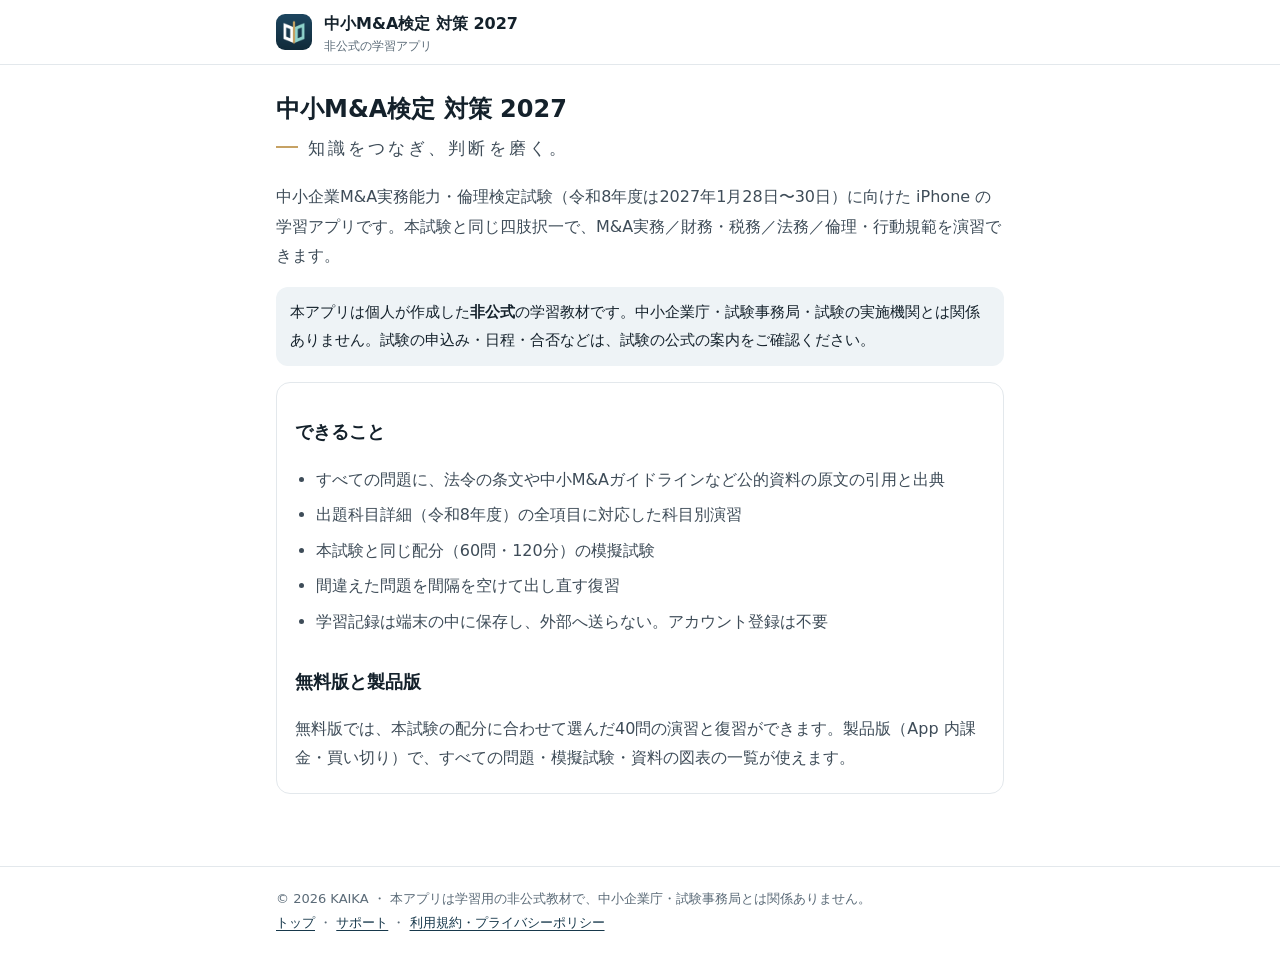
<file: site/index.html>
<!doctype html>
<html lang="ja">
<head>
<meta charset="utf-8">
<meta name="viewport" content="width=device-width, initial-scale=1">
<title>中小M&amp;A検定 対策 2027</title>
<meta name="description" content="中小企業M&amp;A実務能力・倫理検定試験の非公式の学習アプリ。四肢択一の演習・本試験と同じ配分の模擬試験・復習。すべての問題に条文・公的資料の原文の根拠。">
<link rel="icon" href="icon.svg" type="image/svg+xml">
<link rel="apple-touch-icon" href="apple-touch-icon.png">
<link rel="stylesheet" href="style.css">
</head>
<body>
<header class="head"><div class="wrap"><img src="apple-touch-icon.png" alt="" width="36" height="36"><a href="./">中小M&amp;A検定 対策 2027<small>非公式の学習アプリ</small></a></div></header>
<main><div class="wrap">
  <h1>中小M&amp;A検定 対策 2027</h1>
  <p class="tagline">知識をつなぎ、判断を磨く。</p>
  <p>中小企業M&amp;A実務能力・倫理検定試験（令和8年度は2027年1月28日〜30日）に向けた iPhone の学習アプリです。本試験と同じ四肢択一で、M&amp;A実務／財務・税務／法務／倫理・行動規範を演習できます。</p>
  <p class="note">本アプリは個人が作成した<b>非公式</b>の学習教材です。中小企業庁・試験事務局・試験の実施機関とは関係ありません。試験の申込み・日程・合否などは、試験の公式の案内をご確認ください。</p>
  <div class="card">
    <h2>できること</h2>
    <ul>
      <li>すべての問題に、法令の条文や中小M&amp;Aガイドラインなど公的資料の原文の引用と出典</li>
      <li>出題科目詳細（令和8年度）の全項目に対応した科目別演習</li>
      <li>本試験と同じ配分（60問・120分）の模擬試験</li>
      <li>間違えた問題を間隔を空けて出し直す復習</li>
      <li>学習記録は端末の中に保存し、外部へ送らない。アカウント登録は不要</li>
    </ul>
    <h2>無料版と製品版</h2>
    <p>無料版では、本試験の配分に合わせて選んだ40問の演習と復習ができます。製品版（App 内課金・買い切り）で、すべての問題・模擬試験・資料の図表の一覧が使えます。</p>
  </div>
</div></main>
<footer><div class="wrap">&copy; 2026 KAIKA ・ 本アプリは学習用の非公式教材で、中小企業庁・試験事務局とは関係ありません。<br><a href="./">トップ</a> ・ <a href="support.html">サポート</a> ・ <a href="privacy.html">利用規約・プライバシーポリシー</a></div></footer>
</body>
</html>
</file>
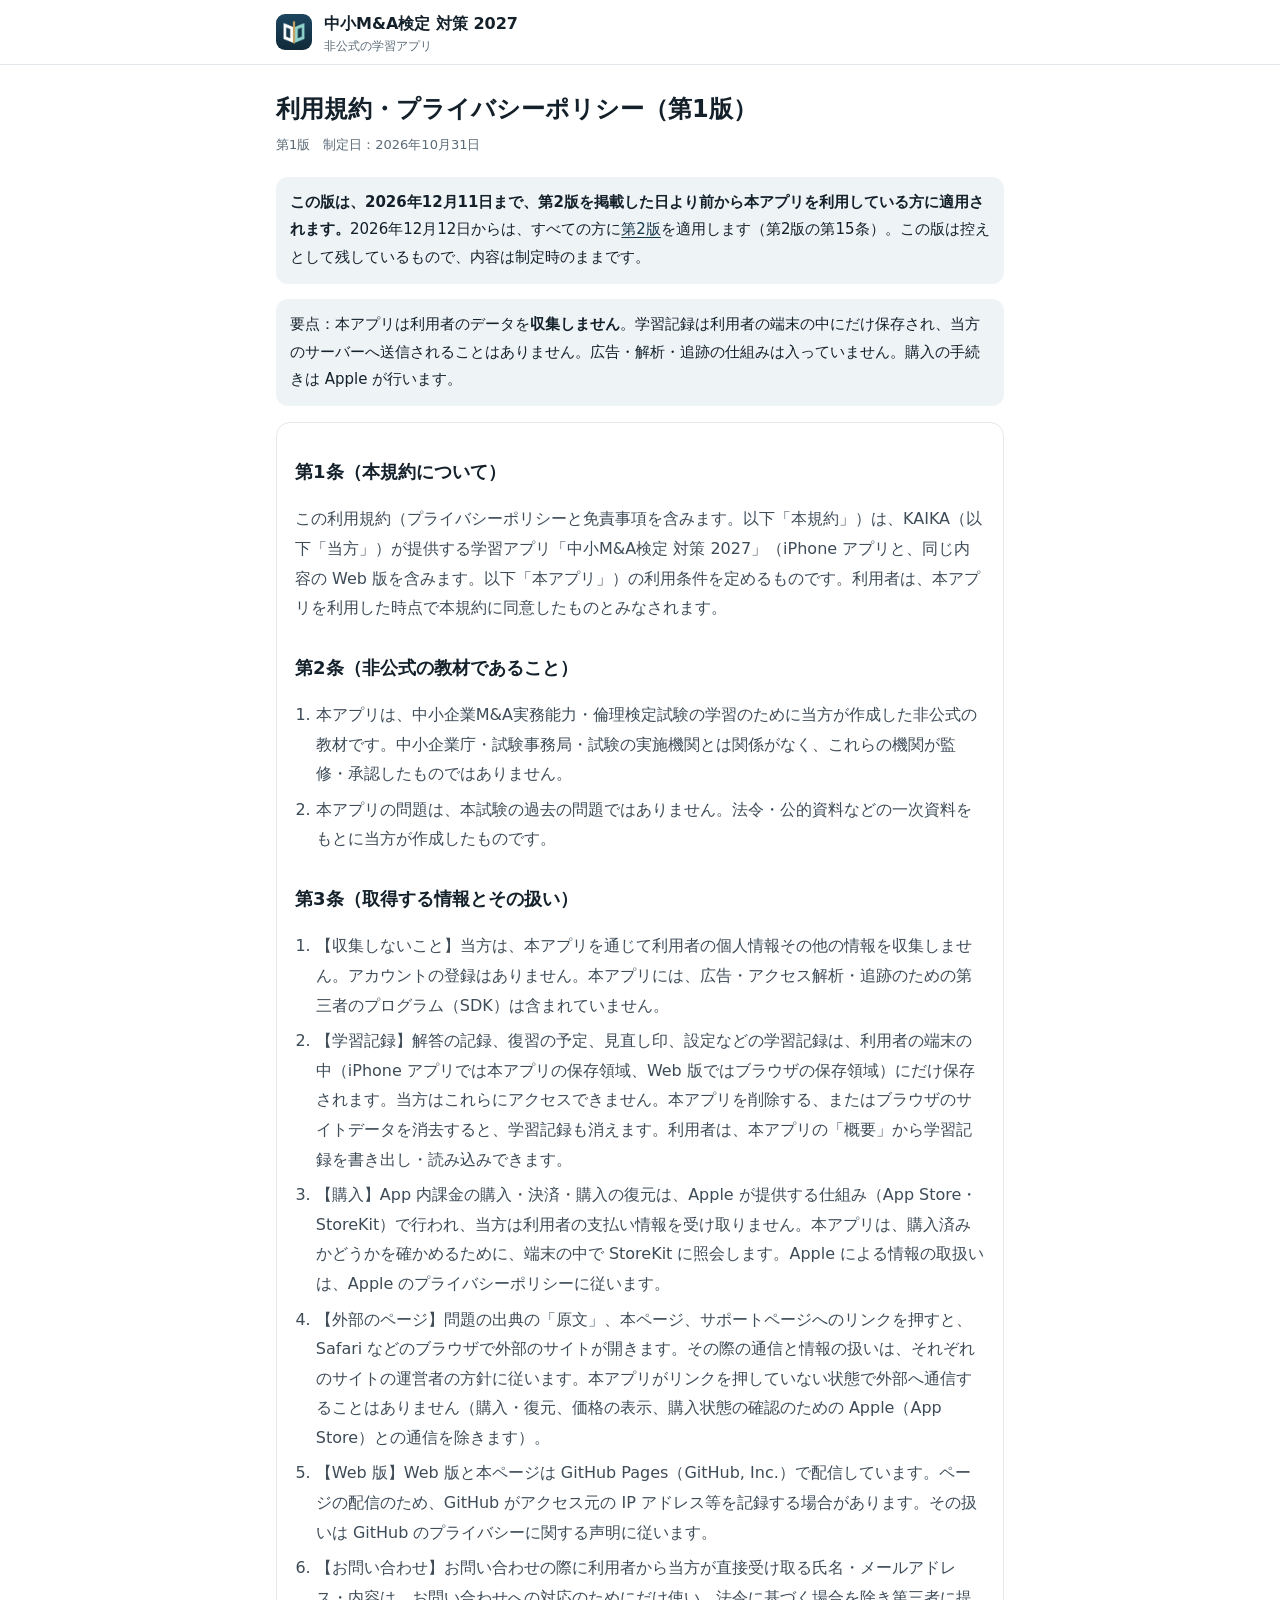
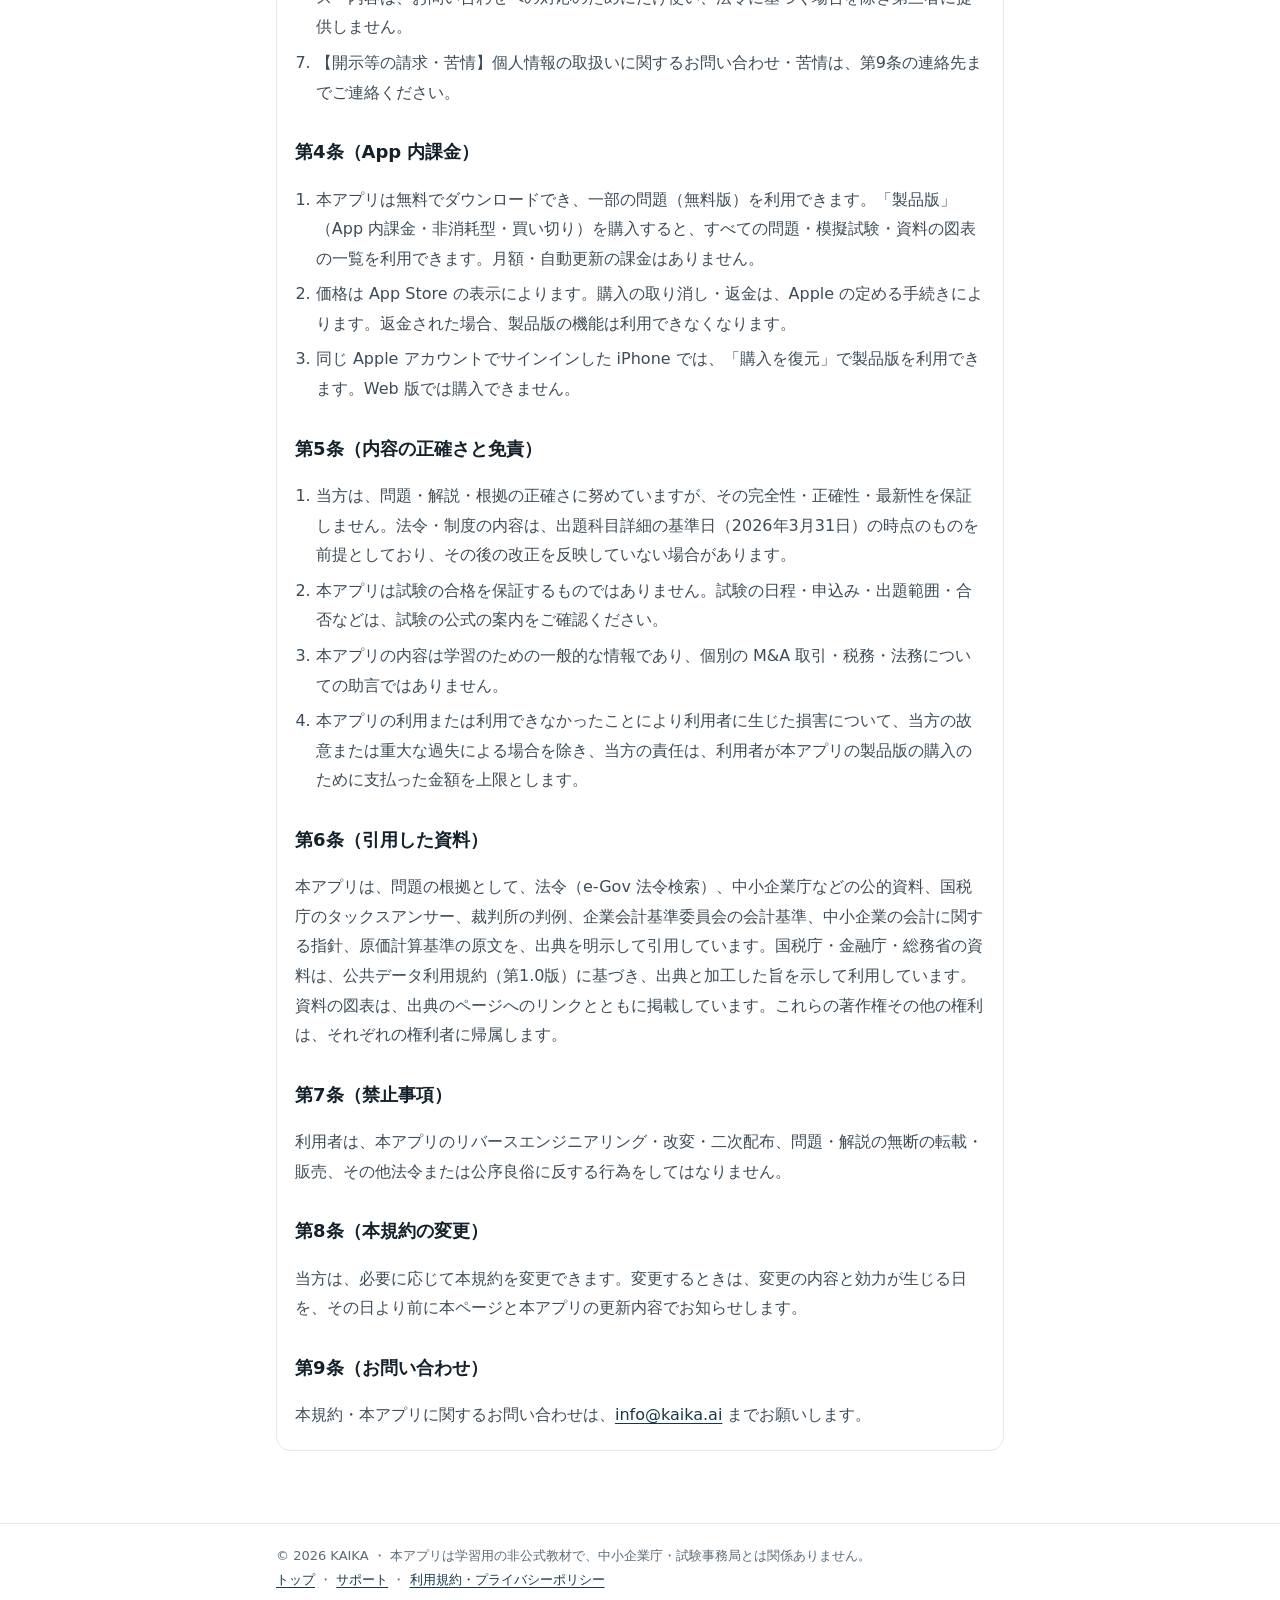
<file: site/privacy-v1.html>
<!doctype html>
<html lang="ja">
<head>
<meta charset="utf-8">
<meta name="viewport" content="width=device-width, initial-scale=1">
<title>利用規約・プライバシーポリシー（第1版）｜中小M&amp;A検定 対策 2027</title>
<meta name="robots" content="noindex">
<meta name="description" content="中小M&amp;A検定 対策 2027 の利用規約・プライバシーポリシー・免責事項の第1版（控え）。本アプリは利用者のデータを収集せず、学習記録は端末の中にだけ保存されます。">
<link rel="icon" href="icon.svg" type="image/svg+xml">
<link rel="stylesheet" href="style.css">
</head>
<body>
<header class="head"><div class="wrap"><img src="apple-touch-icon.png" alt="" width="36" height="36"><a href="./">中小M&amp;A検定 対策 2027<small>非公式の学習アプリ</small></a></div></header>
<main><div class="wrap">
  <h1>利用規約・プライバシーポリシー（第1版）</h1>
  <p class="updated">第1版　制定日：2026年10月31日</p>
  <p class="note"><b>この版は、2026年12月11日まで、第2版を掲載した日より前から本アプリを利用している方に適用されます。</b>2026年12月12日からは、すべての方に<a href="privacy.html">第2版</a>を適用します（第2版の第15条）。この版は控えとして残しているもので、内容は制定時のままです。</p>
  <p class="note">要点：本アプリは利用者のデータを<b>収集しません</b>。学習記録は利用者の端末の中にだけ保存され、当方のサーバーへ送信されることはありません。広告・解析・追跡の仕組みは入っていません。購入の手続きは Apple が行います。</p>

  <div class="card">
    <h2>第1条（本規約について）</h2>
    <p>この利用規約（プライバシーポリシーと免責事項を含みます。以下「本規約」）は、KAIKA（以下「当方」）が提供する学習アプリ「中小M&amp;A検定 対策 2027」（iPhone アプリと、同じ内容の Web 版を含みます。以下「本アプリ」）の利用条件を定めるものです。利用者は、本アプリを利用した時点で本規約に同意したものとみなされます。</p>

    <h2>第2条（非公式の教材であること）</h2>
    <ol>
      <li>本アプリは、中小企業M&amp;A実務能力・倫理検定試験の学習のために当方が作成した非公式の教材です。中小企業庁・試験事務局・試験の実施機関とは関係がなく、これらの機関が監修・承認したものではありません。</li>
      <li>本アプリの問題は、本試験の過去の問題ではありません。法令・公的資料などの一次資料をもとに当方が作成したものです。</li>
    </ol>

    <h2>第3条（取得する情報とその扱い）</h2>
    <ol>
      <li>【収集しないこと】当方は、本アプリを通じて利用者の個人情報その他の情報を収集しません。アカウントの登録はありません。本アプリには、広告・アクセス解析・追跡のための第三者のプログラム（SDK）は含まれていません。</li>
      <li>【学習記録】解答の記録、復習の予定、見直し印、設定などの学習記録は、利用者の端末の中（iPhone アプリでは本アプリの保存領域、Web 版ではブラウザの保存領域）にだけ保存されます。当方はこれらにアクセスできません。本アプリを削除する、またはブラウザのサイトデータを消去すると、学習記録も消えます。利用者は、本アプリの「概要」から学習記録を書き出し・読み込みできます。</li>
      <li>【購入】App 内課金の購入・決済・購入の復元は、Apple が提供する仕組み（App Store・StoreKit）で行われ、当方は利用者の支払い情報を受け取りません。本アプリは、購入済みかどうかを確かめるために、端末の中で StoreKit に照会します。Apple による情報の取扱いは、Apple のプライバシーポリシーに従います。</li>
      <li>【外部のページ】問題の出典の「原文」、本ページ、サポートページへのリンクを押すと、Safari などのブラウザで外部のサイトが開きます。その際の通信と情報の扱いは、それぞれのサイトの運営者の方針に従います。本アプリがリンクを押していない状態で外部へ通信することはありません（購入・復元、価格の表示、購入状態の確認のための Apple（App Store）との通信を除きます）。</li>
      <li>【Web 版】Web 版と本ページは GitHub Pages（GitHub, Inc.）で配信しています。ページの配信のため、GitHub がアクセス元の IP アドレス等を記録する場合があります。その扱いは GitHub のプライバシーに関する声明に従います。</li>
      <li>【お問い合わせ】お問い合わせの際に利用者から当方が直接受け取る氏名・メールアドレス・内容は、お問い合わせへの対応のためにだけ使い、法令に基づく場合を除き第三者に提供しません。</li>
      <li>【開示等の請求・苦情】個人情報の取扱いに関するお問い合わせ・苦情は、第9条の連絡先までご連絡ください。</li>
    </ol>

    <h2>第4条（App 内課金）</h2>
    <ol>
      <li>本アプリは無料でダウンロードでき、一部の問題（無料版）を利用できます。「製品版」（App 内課金・非消耗型・買い切り）を購入すると、すべての問題・模擬試験・資料の図表の一覧を利用できます。月額・自動更新の課金はありません。</li>
      <li>価格は App Store の表示によります。購入の取り消し・返金は、Apple の定める手続きによります。返金された場合、製品版の機能は利用できなくなります。</li>
      <li>同じ Apple アカウントでサインインした iPhone では、「購入を復元」で製品版を利用できます。Web 版では購入できません。</li>
    </ol>

    <h2>第5条（内容の正確さと免責）</h2>
    <ol>
      <li>当方は、問題・解説・根拠の正確さに努めていますが、その完全性・正確性・最新性を保証しません。法令・制度の内容は、出題科目詳細の基準日（2026年3月31日）の時点のものを前提としており、その後の改正を反映していない場合があります。</li>
      <li>本アプリは試験の合格を保証するものではありません。試験の日程・申込み・出題範囲・合否などは、試験の公式の案内をご確認ください。</li>
      <li>本アプリの内容は学習のための一般的な情報であり、個別の M&amp;A 取引・税務・法務についての助言ではありません。</li>
      <li>本アプリの利用または利用できなかったことにより利用者に生じた損害について、当方の故意または重大な過失による場合を除き、当方の責任は、利用者が本アプリの製品版の購入のために支払った金額を上限とします。</li>
    </ol>

    <h2>第6条（引用した資料）</h2>
    <p>本アプリは、問題の根拠として、法令（e-Gov 法令検索）、中小企業庁などの公的資料、国税庁のタックスアンサー、裁判所の判例、企業会計基準委員会の会計基準、中小企業の会計に関する指針、原価計算基準の原文を、出典を明示して引用しています。国税庁・金融庁・総務省の資料は、公共データ利用規約（第1.0版）に基づき、出典と加工した旨を示して利用しています。資料の図表は、出典のページへのリンクとともに掲載しています。これらの著作権その他の権利は、それぞれの権利者に帰属します。</p>

    <h2>第7条（禁止事項）</h2>
    <p>利用者は、本アプリのリバースエンジニアリング・改変・二次配布、問題・解説の無断の転載・販売、その他法令または公序良俗に反する行為をしてはなりません。</p>

    <h2>第8条（本規約の変更）</h2>
    <p>当方は、必要に応じて本規約を変更できます。変更するときは、変更の内容と効力が生じる日を、その日より前に本ページと本アプリの更新内容でお知らせします。</p>

    <h2>第9条（お問い合わせ）</h2>
    <p>本規約・本アプリに関するお問い合わせは、<a href="mailto:info@kaika.ai">info@kaika.ai</a> までお願いします。</p>
  </div>
</div></main>
<footer><div class="wrap">&copy; 2026 KAIKA ・ 本アプリは学習用の非公式教材で、中小企業庁・試験事務局とは関係ありません。<br><a href="./">トップ</a> ・ <a href="support.html">サポート</a> ・ <a href="privacy.html">利用規約・プライバシーポリシー</a></div></footer>
</body>
</html>
</file>
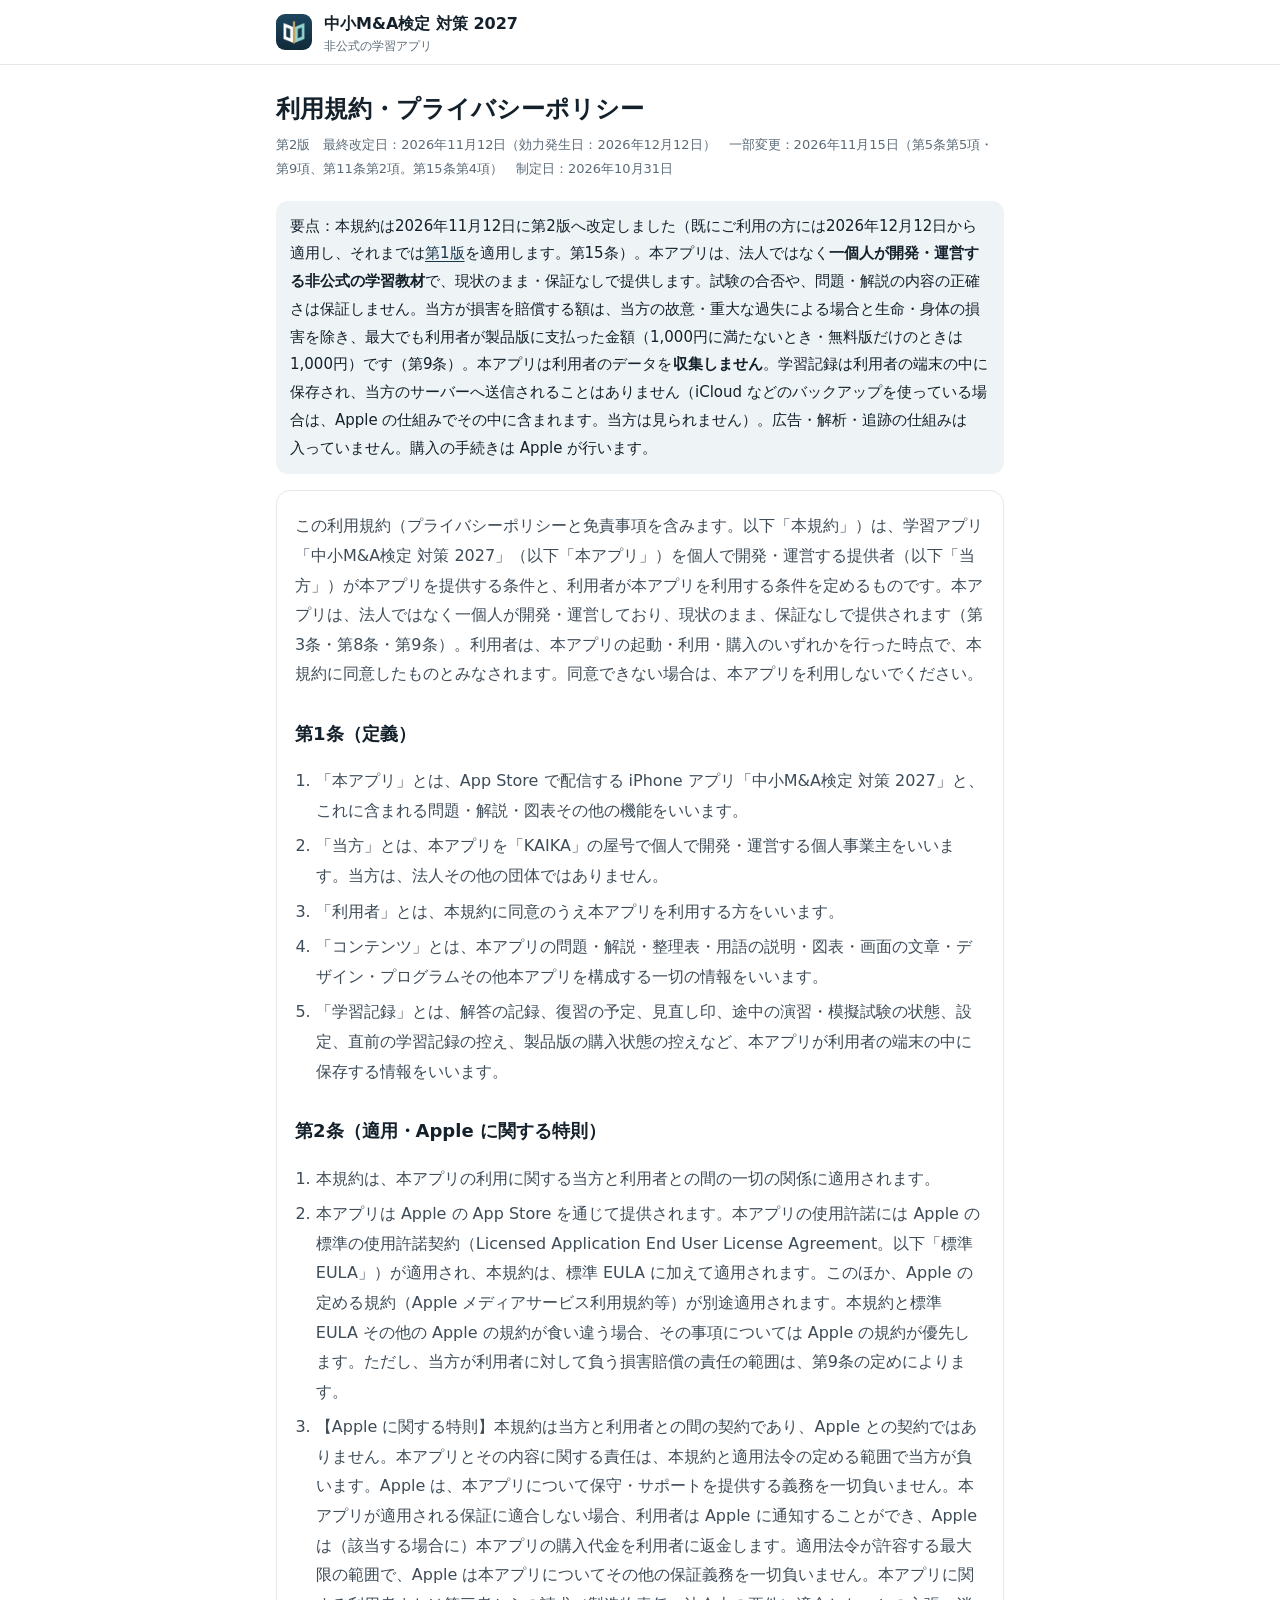
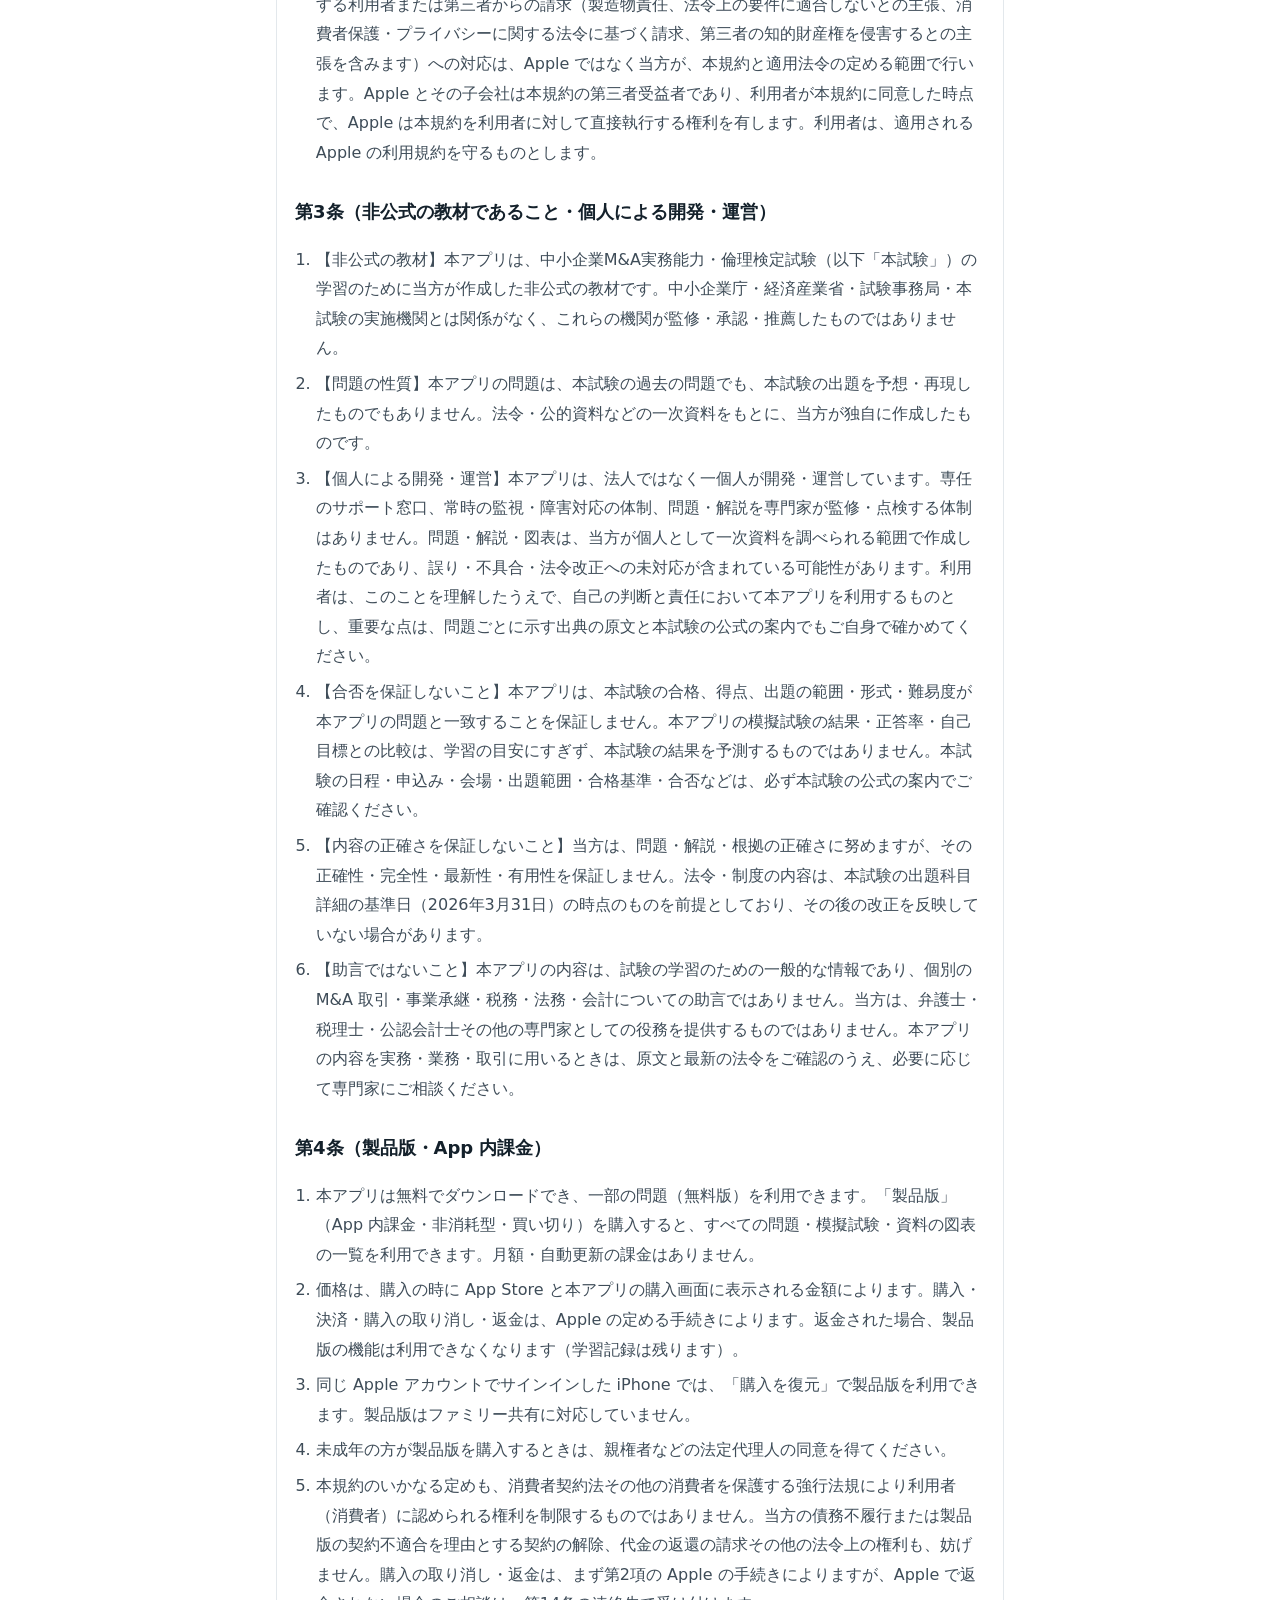
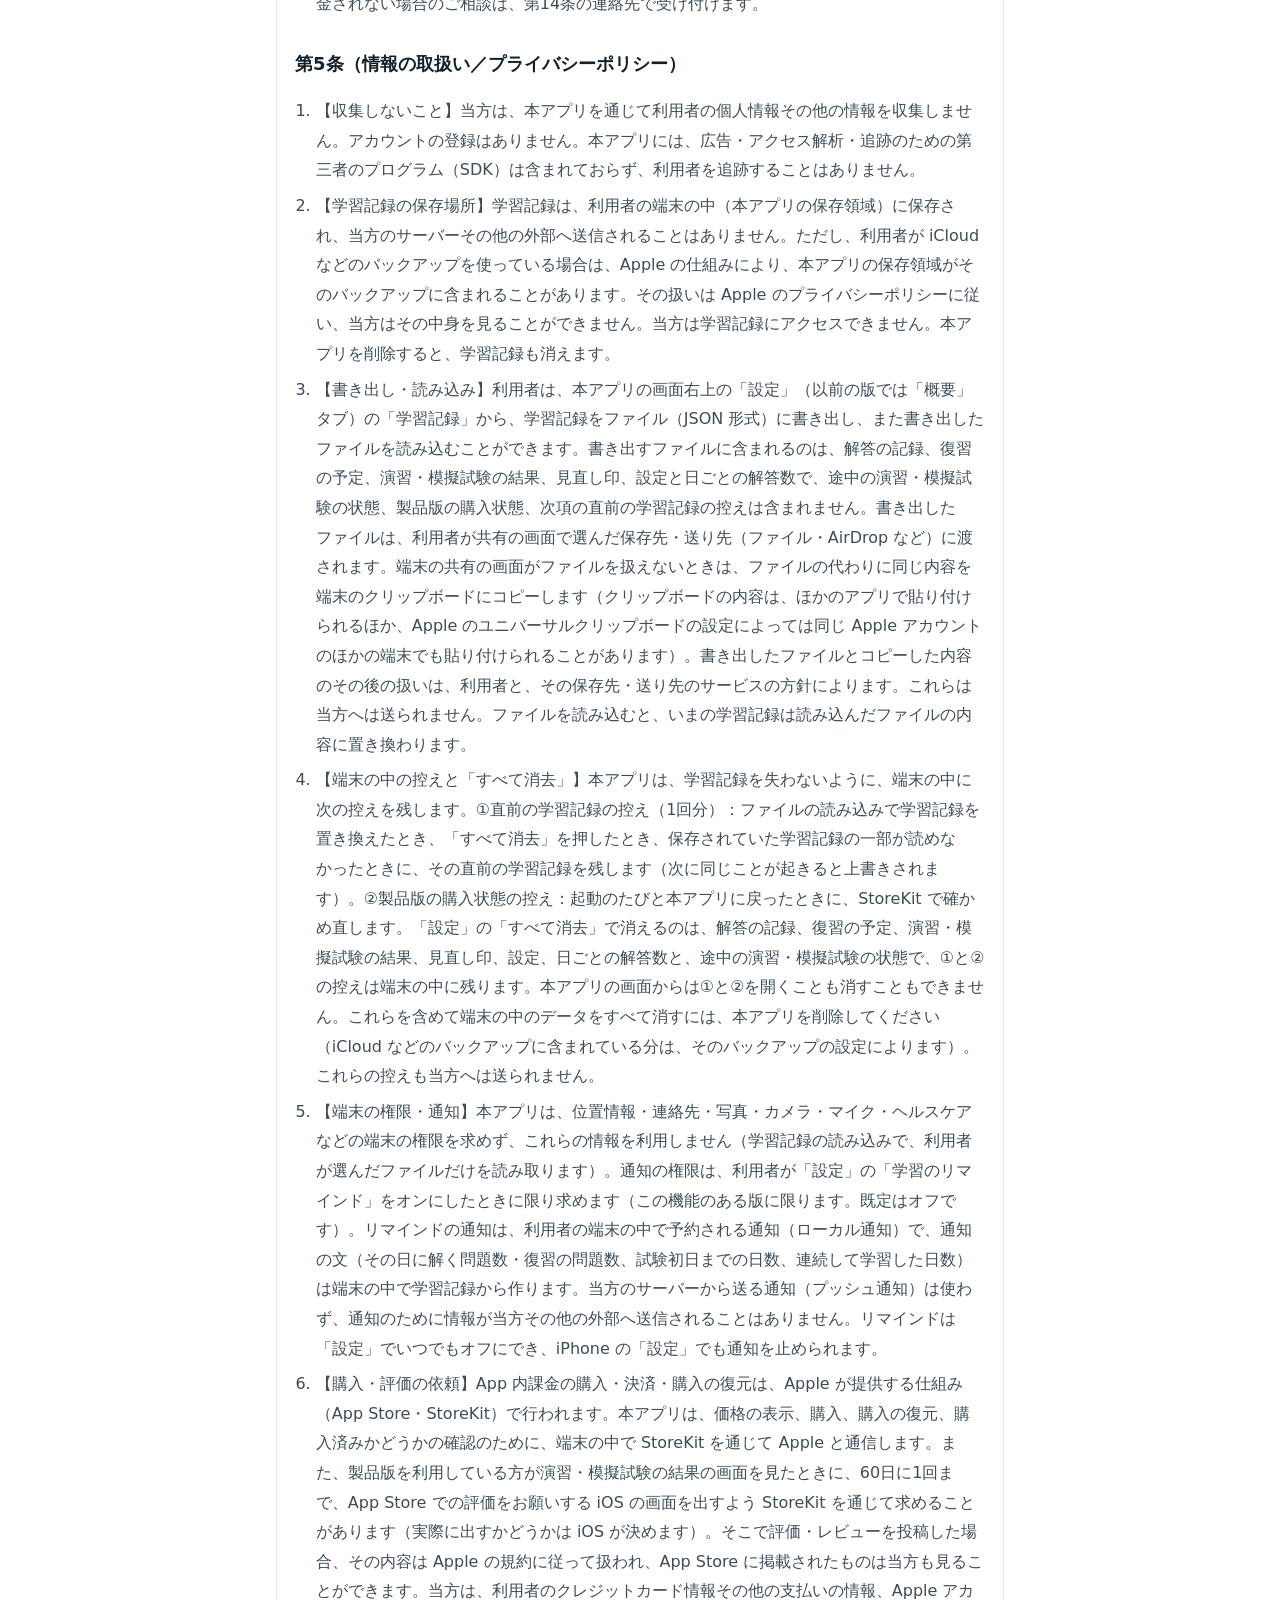
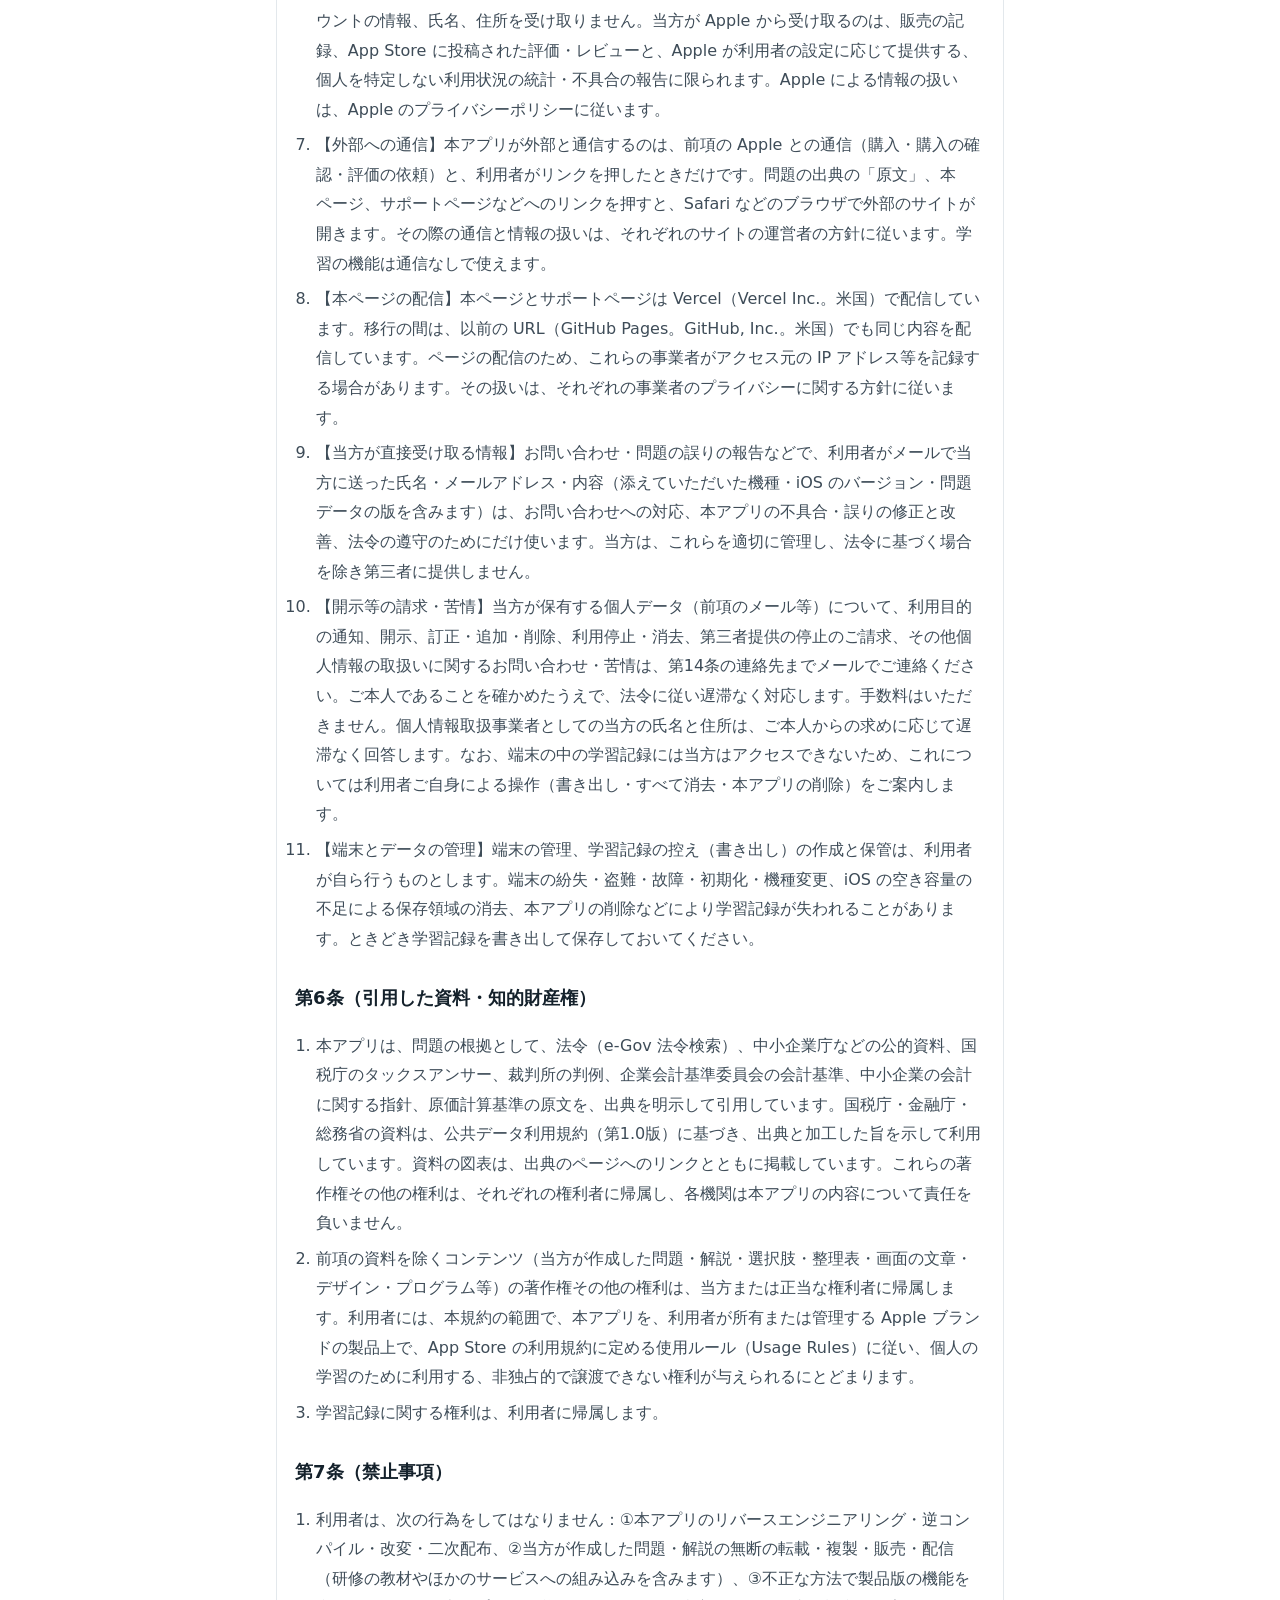
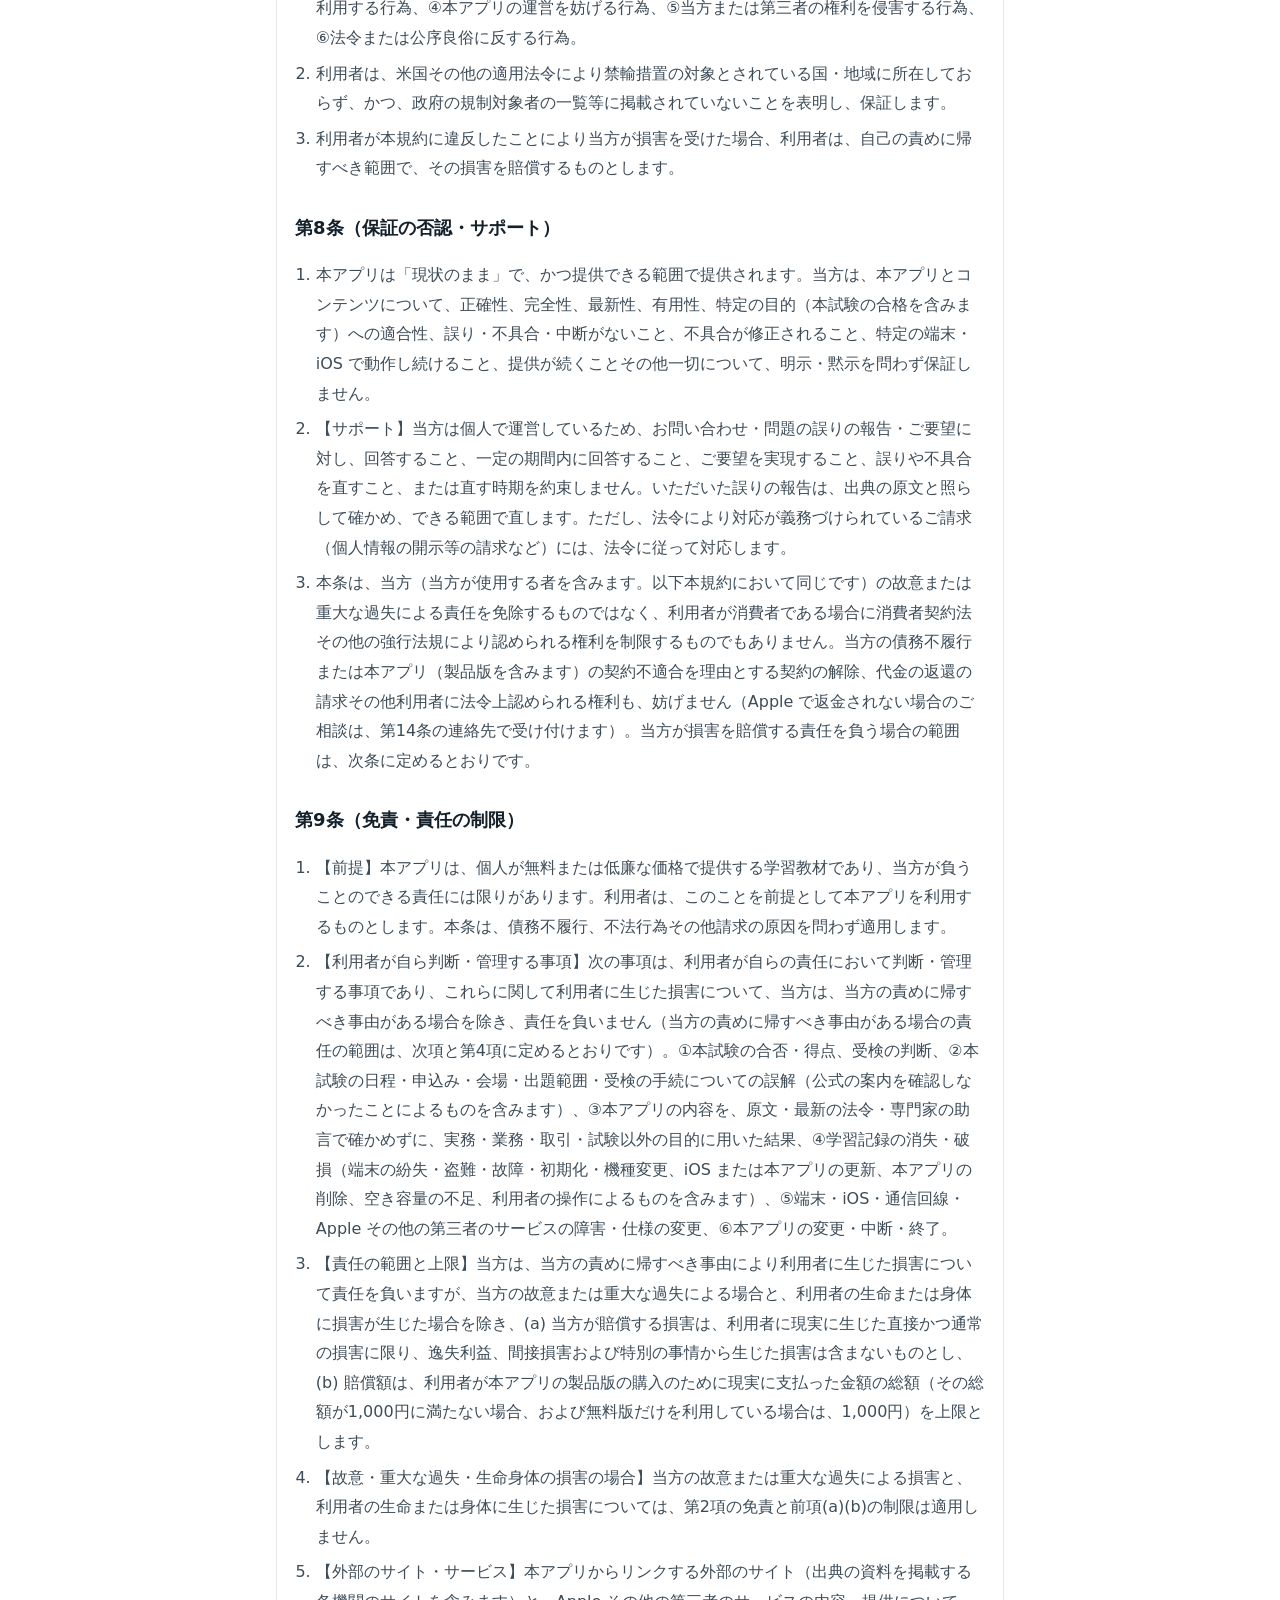
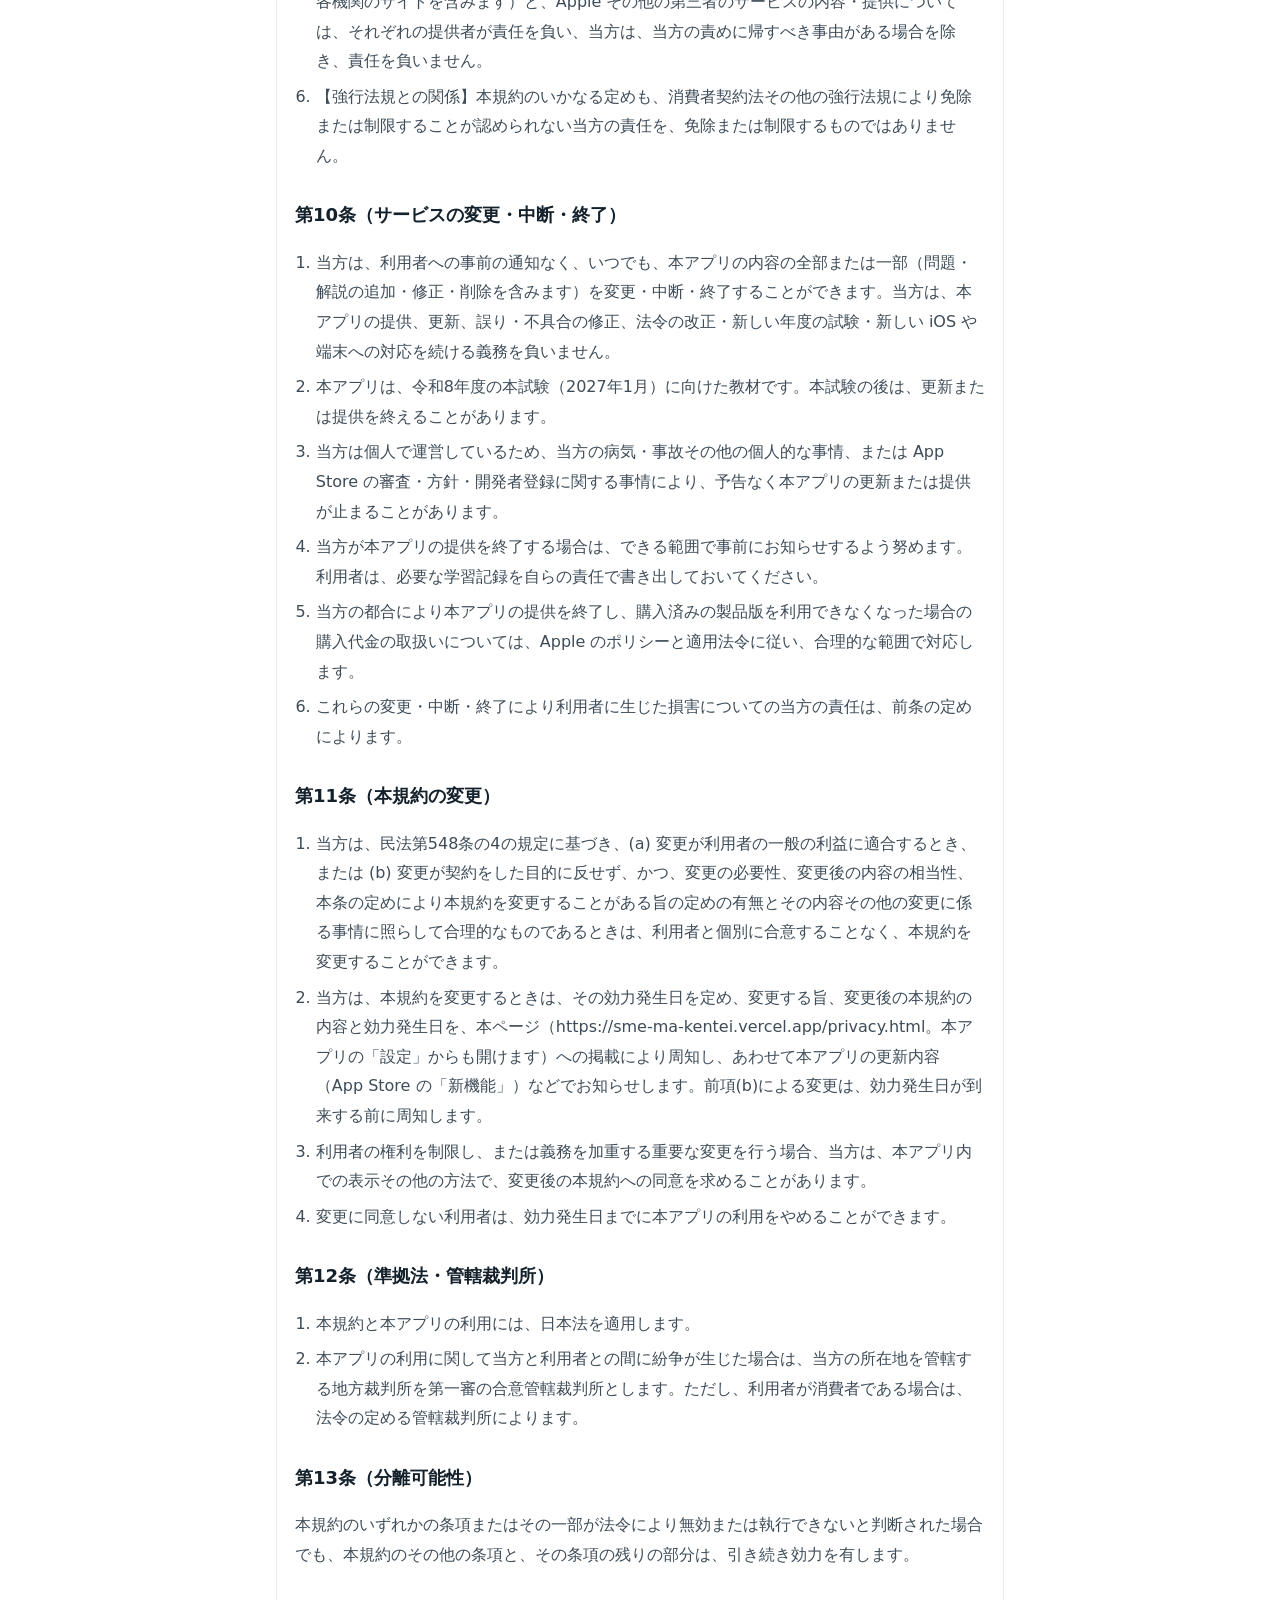
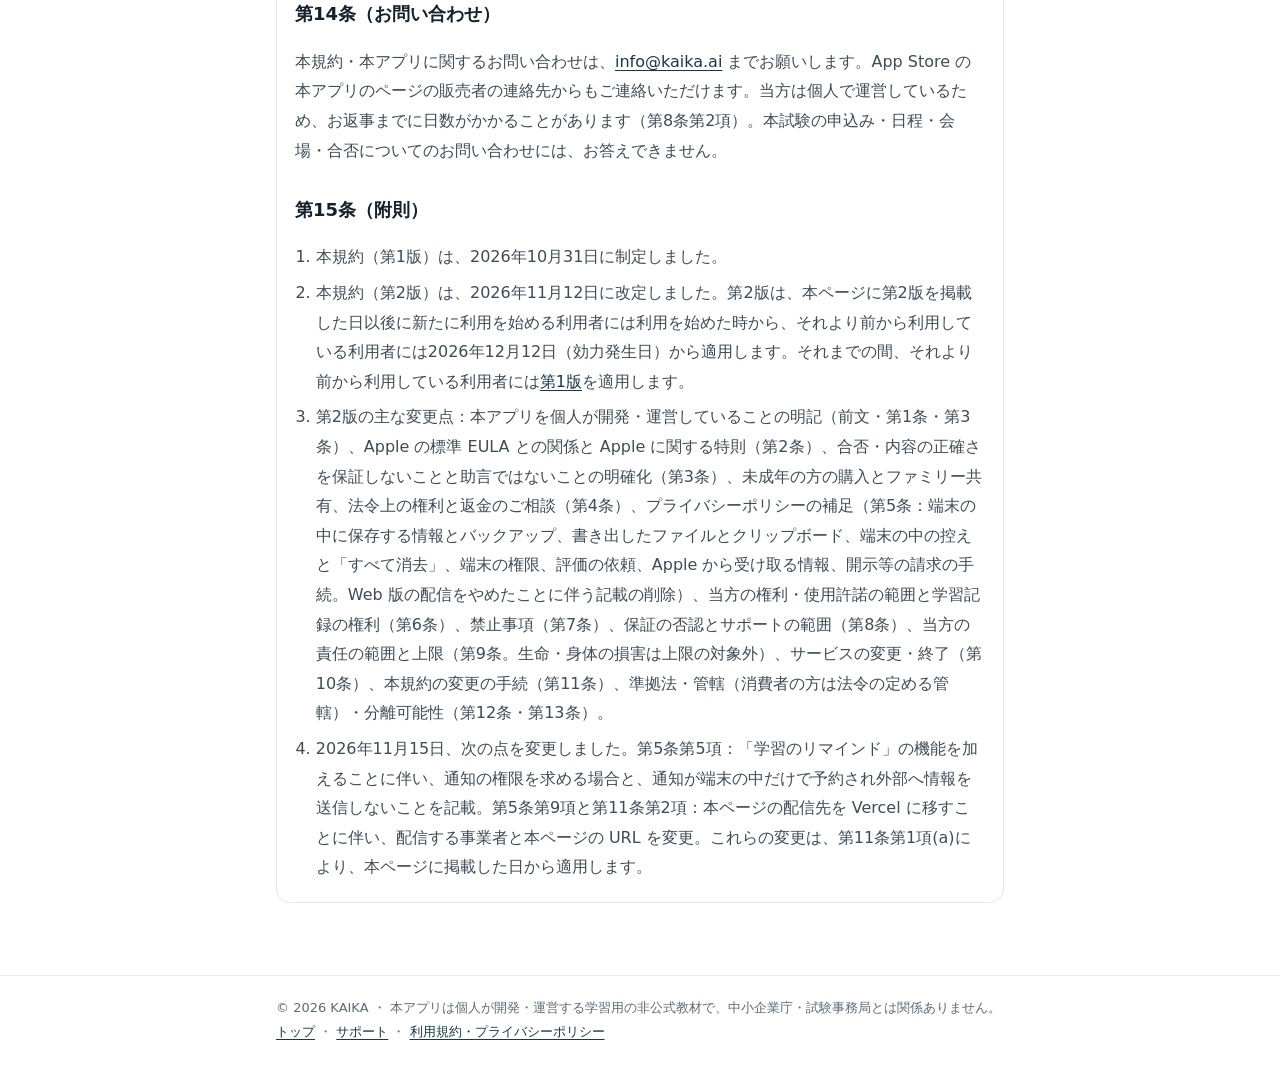
<file: site/privacy.html>
<!doctype html>
<html lang="ja">
<head>
<meta charset="utf-8">
<meta name="viewport" content="width=device-width, initial-scale=1">
<title>利用規約・プライバシーポリシー｜中小M&amp;A検定 対策 2027</title>
<meta name="description" content="中小M&amp;A検定 対策 2027 の利用規約・プライバシーポリシー・免責事項。個人が開発・運営する非公式の学習教材です。本アプリは利用者のデータを収集せず、学習記録は端末の中に保存され、当方へは送信されません。">
<link rel="icon" href="icon.svg" type="image/svg+xml">
<link rel="stylesheet" href="style.css">
</head>
<body>
<header class="head"><div class="wrap"><img src="apple-touch-icon.png" alt="" width="36" height="36"><a href="./">中小M&amp;A検定 対策 2027<small>非公式の学習アプリ</small></a></div></header>
<main><div class="wrap">
  <h1>利用規約・プライバシーポリシー</h1>
  <p class="updated">第2版　最終改定日：2026年11月12日（効力発生日：2026年12月12日）　一部変更：2026年11月15日（第5条第5項・第9項、第11条第2項。第15条第4項）　制定日：2026年10月31日</p>
  <p class="note">要点：本規約は2026年11月12日に第2版へ改定しました（既にご利用の方には2026年12月12日から適用し、それまでは<a href="privacy-v1.html">第1版</a>を適用します。第15条）。本アプリは、法人ではなく<b>一個人が開発・運営する非公式の学習教材</b>で、現状のまま・保証なしで提供します。試験の合否や、問題・解説の内容の正確さは保証しません。当方が損害を賠償する額は、当方の故意・重大な過失による場合と生命・身体の損害を除き、最大でも利用者が製品版に支払った金額（1,000円に満たないとき・無料版だけのときは1,000円）です（第9条）。本アプリは利用者のデータを<b>収集しません</b>。学習記録は利用者の端末の中に保存され、当方のサーバーへ送信されることはありません（iCloud などのバックアップを使っている場合は、Apple の仕組みでその中に含まれます。当方は見られません）。広告・解析・追跡の仕組みは入っていません。購入の手続きは Apple が行います。</p>

  <div class="card">
    <p>この利用規約（プライバシーポリシーと免責事項を含みます。以下「本規約」）は、学習アプリ「中小M&amp;A検定 対策 2027」（以下「本アプリ」）を個人で開発・運営する提供者（以下「当方」）が本アプリを提供する条件と、利用者が本アプリを利用する条件を定めるものです。本アプリは、法人ではなく一個人が開発・運営しており、現状のまま、保証なしで提供されます（第3条・第8条・第9条）。利用者は、本アプリの起動・利用・購入のいずれかを行った時点で、本規約に同意したものとみなされます。同意できない場合は、本アプリを利用しないでください。</p>

    <h2>第1条（定義）</h2>
    <ol>
      <li>「本アプリ」とは、App Store で配信する iPhone アプリ「中小M&amp;A検定 対策 2027」と、これに含まれる問題・解説・図表その他の機能をいいます。</li>
      <li>「当方」とは、本アプリを「KAIKA」の屋号で個人で開発・運営する個人事業主をいいます。当方は、法人その他の団体ではありません。</li>
      <li>「利用者」とは、本規約に同意のうえ本アプリを利用する方をいいます。</li>
      <li>「コンテンツ」とは、本アプリの問題・解説・整理表・用語の説明・図表・画面の文章・デザイン・プログラムその他本アプリを構成する一切の情報をいいます。</li>
      <li>「学習記録」とは、解答の記録、復習の予定、見直し印、途中の演習・模擬試験の状態、設定、直前の学習記録の控え、製品版の購入状態の控えなど、本アプリが利用者の端末の中に保存する情報をいいます。</li>
    </ol>

    <h2>第2条（適用・Apple に関する特則）</h2>
    <ol>
      <li>本規約は、本アプリの利用に関する当方と利用者との間の一切の関係に適用されます。</li>
      <li>本アプリは Apple の App Store を通じて提供されます。本アプリの使用許諾には Apple の標準の使用許諾契約（Licensed Application End User License Agreement。以下「標準 EULA」）が適用され、本規約は、標準 EULA に加えて適用されます。このほか、Apple の定める規約（Apple メディアサービス利用規約等）が別途適用されます。本規約と標準 EULA その他の Apple の規約が食い違う場合、その事項については Apple の規約が優先します。ただし、当方が利用者に対して負う損害賠償の責任の範囲は、第9条の定めによります。</li>
      <li>【Apple に関する特則】本規約は当方と利用者との間の契約であり、Apple との契約ではありません。本アプリとその内容に関する責任は、本規約と適用法令の定める範囲で当方が負います。Apple は、本アプリについて保守・サポートを提供する義務を一切負いません。本アプリが適用される保証に適合しない場合、利用者は Apple に通知することができ、Apple は（該当する場合に）本アプリの購入代金を利用者に返金します。適用法令が許容する最大限の範囲で、Apple は本アプリについてその他の保証義務を一切負いません。本アプリに関する利用者または第三者からの請求（製造物責任、法令上の要件に適合しないとの主張、消費者保護・プライバシーに関する法令に基づく請求、第三者の知的財産権を侵害するとの主張を含みます）への対応は、Apple ではなく当方が、本規約と適用法令の定める範囲で行います。Apple とその子会社は本規約の第三者受益者であり、利用者が本規約に同意した時点で、Apple は本規約を利用者に対して直接執行する権利を有します。利用者は、適用される Apple の利用規約を守るものとします。</li>
    </ol>

    <h2>第3条（非公式の教材であること・個人による開発・運営）</h2>
    <ol>
      <li>【非公式の教材】本アプリは、中小企業M&amp;A実務能力・倫理検定試験（以下「本試験」）の学習のために当方が作成した非公式の教材です。中小企業庁・経済産業省・試験事務局・本試験の実施機関とは関係がなく、これらの機関が監修・承認・推薦したものではありません。</li>
      <li>【問題の性質】本アプリの問題は、本試験の過去の問題でも、本試験の出題を予想・再現したものでもありません。法令・公的資料などの一次資料をもとに、当方が独自に作成したものです。</li>
      <li>【個人による開発・運営】本アプリは、法人ではなく一個人が開発・運営しています。専任のサポート窓口、常時の監視・障害対応の体制、問題・解説を専門家が監修・点検する体制はありません。問題・解説・図表は、当方が個人として一次資料を調べられる範囲で作成したものであり、誤り・不具合・法令改正への未対応が含まれている可能性があります。利用者は、このことを理解したうえで、自己の判断と責任において本アプリを利用するものとし、重要な点は、問題ごとに示す出典の原文と本試験の公式の案内でもご自身で確かめてください。</li>
      <li>【合否を保証しないこと】本アプリは、本試験の合格、得点、出題の範囲・形式・難易度が本アプリの問題と一致することを保証しません。本アプリの模擬試験の結果・正答率・自己目標との比較は、学習の目安にすぎず、本試験の結果を予測するものではありません。本試験の日程・申込み・会場・出題範囲・合格基準・合否などは、必ず本試験の公式の案内でご確認ください。</li>
      <li>【内容の正確さを保証しないこと】当方は、問題・解説・根拠の正確さに努めますが、その正確性・完全性・最新性・有用性を保証しません。法令・制度の内容は、本試験の出題科目詳細の基準日（2026年3月31日）の時点のものを前提としており、その後の改正を反映していない場合があります。</li>
      <li>【助言ではないこと】本アプリの内容は、試験の学習のための一般的な情報であり、個別の M&amp;A 取引・事業承継・税務・法務・会計についての助言ではありません。当方は、弁護士・税理士・公認会計士その他の専門家としての役務を提供するものではありません。本アプリの内容を実務・業務・取引に用いるときは、原文と最新の法令をご確認のうえ、必要に応じて専門家にご相談ください。</li>
    </ol>

    <h2>第4条（製品版・App 内課金）</h2>
    <ol>
      <li>本アプリは無料でダウンロードでき、一部の問題（無料版）を利用できます。「製品版」（App 内課金・非消耗型・買い切り）を購入すると、すべての問題・模擬試験・資料の図表の一覧を利用できます。月額・自動更新の課金はありません。</li>
      <li>価格は、購入の時に App Store と本アプリの購入画面に表示される金額によります。購入・決済・購入の取り消し・返金は、Apple の定める手続きによります。返金された場合、製品版の機能は利用できなくなります（学習記録は残ります）。</li>
      <li>同じ Apple アカウントでサインインした iPhone では、「購入を復元」で製品版を利用できます。製品版はファミリー共有に対応していません。</li>
      <li>未成年の方が製品版を購入するときは、親権者などの法定代理人の同意を得てください。</li>
      <li>本規約のいかなる定めも、消費者契約法その他の消費者を保護する強行法規により利用者（消費者）に認められる権利を制限するものではありません。当方の債務不履行または製品版の契約不適合を理由とする契約の解除、代金の返還の請求その他の法令上の権利も、妨げません。購入の取り消し・返金は、まず第2項の Apple の手続きによりますが、Apple で返金されない場合のご相談は、第14条の連絡先で受け付けます。</li>
    </ol>

    <h2>第5条（情報の取扱い／プライバシーポリシー）</h2>
    <ol>
      <li>【収集しないこと】当方は、本アプリを通じて利用者の個人情報その他の情報を収集しません。アカウントの登録はありません。本アプリには、広告・アクセス解析・追跡のための第三者のプログラム（SDK）は含まれておらず、利用者を追跡することはありません。</li>
      <li>【学習記録の保存場所】学習記録は、利用者の端末の中（本アプリの保存領域）に保存され、当方のサーバーその他の外部へ送信されることはありません。ただし、利用者が iCloud などのバックアップを使っている場合は、Apple の仕組みにより、本アプリの保存領域がそのバックアップに含まれることがあります。その扱いは Apple のプライバシーポリシーに従い、当方はその中身を見ることができません。当方は学習記録にアクセスできません。本アプリを削除すると、学習記録も消えます。</li>
      <li>【書き出し・読み込み】利用者は、本アプリの画面右上の「設定」（以前の版では「概要」タブ）の「学習記録」から、学習記録をファイル（JSON 形式）に書き出し、また書き出したファイルを読み込むことができます。書き出すファイルに含まれるのは、解答の記録、復習の予定、演習・模擬試験の結果、見直し印、設定と日ごとの解答数で、途中の演習・模擬試験の状態、製品版の購入状態、次項の直前の学習記録の控えは含まれません。書き出したファイルは、利用者が共有の画面で選んだ保存先・送り先（ファイル・AirDrop など）に渡されます。端末の共有の画面がファイルを扱えないときは、ファイルの代わりに同じ内容を端末のクリップボードにコピーします（クリップボードの内容は、ほかのアプリで貼り付けられるほか、Apple のユニバーサルクリップボードの設定によっては同じ Apple アカウントのほかの端末でも貼り付けられることがあります）。書き出したファイルとコピーした内容のその後の扱いは、利用者と、その保存先・送り先のサービスの方針によります。これらは当方へは送られません。ファイルを読み込むと、いまの学習記録は読み込んだファイルの内容に置き換わります。</li>
      <li>【端末の中の控えと「すべて消去」】本アプリは、学習記録を失わないように、端末の中に次の控えを残します。①直前の学習記録の控え（1回分）：ファイルの読み込みで学習記録を置き換えたとき、「すべて消去」を押したとき、保存されていた学習記録の一部が読めなかったときに、その直前の学習記録を残します（次に同じことが起きると上書きされます）。②製品版の購入状態の控え：起動のたびと本アプリに戻ったときに、StoreKit で確かめ直します。「設定」の「すべて消去」で消えるのは、解答の記録、復習の予定、演習・模擬試験の結果、見直し印、設定、日ごとの解答数と、途中の演習・模擬試験の状態で、①と②の控えは端末の中に残ります。本アプリの画面からは①と②を開くことも消すこともできません。これらを含めて端末の中のデータをすべて消すには、本アプリを削除してください（iCloud などのバックアップに含まれている分は、そのバックアップの設定によります）。これらの控えも当方へは送られません。</li>
      <li>【端末の権限・通知】本アプリは、位置情報・連絡先・写真・カメラ・マイク・ヘルスケアなどの端末の権限を求めず、これらの情報を利用しません（学習記録の読み込みで、利用者が選んだファイルだけを読み取ります）。通知の権限は、利用者が「設定」の「学習のリマインド」をオンにしたときに限り求めます（この機能のある版に限ります。既定はオフです）。リマインドの通知は、利用者の端末の中で予約される通知（ローカル通知）で、通知の文（その日に解く問題数・復習の問題数、試験初日までの日数、連続して学習した日数）は端末の中で学習記録から作ります。当方のサーバーから送る通知（プッシュ通知）は使わず、通知のために情報が当方その他の外部へ送信されることはありません。リマインドは「設定」でいつでもオフにでき、iPhone の「設定」でも通知を止められます。</li>
      <li>【購入・評価の依頼】App 内課金の購入・決済・購入の復元は、Apple が提供する仕組み（App Store・StoreKit）で行われます。本アプリは、価格の表示、購入、購入の復元、購入済みかどうかの確認のために、端末の中で StoreKit を通じて Apple と通信します。また、製品版を利用している方が演習・模擬試験の結果の画面を見たときに、60日に1回まで、App Store での評価をお願いする iOS の画面を出すよう StoreKit を通じて求めることがあります（実際に出すかどうかは iOS が決めます）。そこで評価・レビューを投稿した場合、その内容は Apple の規約に従って扱われ、App Store に掲載されたものは当方も見ることができます。当方は、利用者のクレジットカード情報その他の支払いの情報、Apple アカウントの情報、氏名、住所を受け取りません。当方が Apple から受け取るのは、販売の記録、App Store に投稿された評価・レビューと、Apple が利用者の設定に応じて提供する、個人を特定しない利用状況の統計・不具合の報告に限られます。Apple による情報の扱いは、Apple のプライバシーポリシーに従います。</li>
      <li>【外部への通信】本アプリが外部と通信するのは、前項の Apple との通信（購入・購入の確認・評価の依頼）と、利用者がリンクを押したときだけです。問題の出典の「原文」、本ページ、サポートページなどへのリンクを押すと、Safari などのブラウザで外部のサイトが開きます。その際の通信と情報の扱いは、それぞれのサイトの運営者の方針に従います。学習の機能は通信なしで使えます。</li>
      <li>【本ページの配信】本ページとサポートページは Vercel（Vercel Inc.。米国）で配信しています。移行の間は、以前の URL（GitHub Pages。GitHub, Inc.。米国）でも同じ内容を配信しています。ページの配信のため、これらの事業者がアクセス元の IP アドレス等を記録する場合があります。その扱いは、それぞれの事業者のプライバシーに関する方針に従います。</li>
      <li>【当方が直接受け取る情報】お問い合わせ・問題の誤りの報告などで、利用者がメールで当方に送った氏名・メールアドレス・内容（添えていただいた機種・iOS のバージョン・問題データの版を含みます）は、お問い合わせへの対応、本アプリの不具合・誤りの修正と改善、法令の遵守のためにだけ使います。当方は、これらを適切に管理し、法令に基づく場合を除き第三者に提供しません。</li>
      <li>【開示等の請求・苦情】当方が保有する個人データ（前項のメール等）について、利用目的の通知、開示、訂正・追加・削除、利用停止・消去、第三者提供の停止のご請求、その他個人情報の取扱いに関するお問い合わせ・苦情は、第14条の連絡先までメールでご連絡ください。ご本人であることを確かめたうえで、法令に従い遅滞なく対応します。手数料はいただきません。個人情報取扱事業者としての当方の氏名と住所は、ご本人からの求めに応じて遅滞なく回答します。なお、端末の中の学習記録には当方はアクセスできないため、これについては利用者ご自身による操作（書き出し・すべて消去・本アプリの削除）をご案内します。</li>
      <li>【端末とデータの管理】端末の管理、学習記録の控え（書き出し）の作成と保管は、利用者が自ら行うものとします。端末の紛失・盗難・故障・初期化・機種変更、iOS の空き容量の不足による保存領域の消去、本アプリの削除などにより学習記録が失われることがあります。ときどき学習記録を書き出して保存しておいてください。</li>
    </ol>

    <h2>第6条（引用した資料・知的財産権）</h2>
    <ol>
      <li>本アプリは、問題の根拠として、法令（e-Gov 法令検索）、中小企業庁などの公的資料、国税庁のタックスアンサー、裁判所の判例、企業会計基準委員会の会計基準、中小企業の会計に関する指針、原価計算基準の原文を、出典を明示して引用しています。国税庁・金融庁・総務省の資料は、公共データ利用規約（第1.0版）に基づき、出典と加工した旨を示して利用しています。資料の図表は、出典のページへのリンクとともに掲載しています。これらの著作権その他の権利は、それぞれの権利者に帰属し、各機関は本アプリの内容について責任を負いません。</li>
      <li>前項の資料を除くコンテンツ（当方が作成した問題・解説・選択肢・整理表・画面の文章・デザイン・プログラム等）の著作権その他の権利は、当方または正当な権利者に帰属します。利用者には、本規約の範囲で、本アプリを、利用者が所有または管理する Apple ブランドの製品上で、App Store の利用規約に定める使用ルール（Usage Rules）に従い、個人の学習のために利用する、非独占的で譲渡できない権利が与えられるにとどまります。</li>
      <li>学習記録に関する権利は、利用者に帰属します。</li>
    </ol>

    <h2>第7条（禁止事項）</h2>
    <ol>
      <li>利用者は、次の行為をしてはなりません：①本アプリのリバースエンジニアリング・逆コンパイル・改変・二次配布、②当方が作成した問題・解説の無断の転載・複製・販売・配信（研修の教材やほかのサービスへの組み込みを含みます）、③不正な方法で製品版の機能を利用する行為、④本アプリの運営を妨げる行為、⑤当方または第三者の権利を侵害する行為、⑥法令または公序良俗に反する行為。</li>
      <li>利用者は、米国その他の適用法令により禁輸措置の対象とされている国・地域に所在しておらず、かつ、政府の規制対象者の一覧等に掲載されていないことを表明し、保証します。</li>
      <li>利用者が本規約に違反したことにより当方が損害を受けた場合、利用者は、自己の責めに帰すべき範囲で、その損害を賠償するものとします。</li>
    </ol>

    <h2>第8条（保証の否認・サポート）</h2>
    <ol>
      <li>本アプリは「現状のまま」で、かつ提供できる範囲で提供されます。当方は、本アプリとコンテンツについて、正確性、完全性、最新性、有用性、特定の目的（本試験の合格を含みます）への適合性、誤り・不具合・中断がないこと、不具合が修正されること、特定の端末・iOS で動作し続けること、提供が続くことその他一切について、明示・黙示を問わず保証しません。</li>
      <li>【サポート】当方は個人で運営しているため、お問い合わせ・問題の誤りの報告・ご要望に対し、回答すること、一定の期間内に回答すること、ご要望を実現すること、誤りや不具合を直すこと、または直す時期を約束しません。いただいた誤りの報告は、出典の原文と照らして確かめ、できる範囲で直します。ただし、法令により対応が義務づけられているご請求（個人情報の開示等の請求など）には、法令に従って対応します。</li>
      <li>本条は、当方（当方が使用する者を含みます。以下本規約において同じです）の故意または重大な過失による責任を免除するものではなく、利用者が消費者である場合に消費者契約法その他の強行法規により認められる権利を制限するものでもありません。当方の債務不履行または本アプリ（製品版を含みます）の契約不適合を理由とする契約の解除、代金の返還の請求その他利用者に法令上認められる権利も、妨げません（Apple で返金されない場合のご相談は、第14条の連絡先で受け付けます）。当方が損害を賠償する責任を負う場合の範囲は、次条に定めるとおりです。</li>
    </ol>

    <h2>第9条（免責・責任の制限）</h2>
    <ol>
      <li>【前提】本アプリは、個人が無料または低廉な価格で提供する学習教材であり、当方が負うことのできる責任には限りがあります。利用者は、このことを前提として本アプリを利用するものとします。本条は、債務不履行、不法行為その他請求の原因を問わず適用します。</li>
      <li>【利用者が自ら判断・管理する事項】次の事項は、利用者が自らの責任において判断・管理する事項であり、これらに関して利用者に生じた損害について、当方は、当方の責めに帰すべき事由がある場合を除き、責任を負いません（当方の責めに帰すべき事由がある場合の責任の範囲は、次項と第4項に定めるとおりです）。①本試験の合否・得点、受検の判断、②本試験の日程・申込み・会場・出題範囲・受検の手続についての誤解（公式の案内を確認しなかったことによるものを含みます）、③本アプリの内容を、原文・最新の法令・専門家の助言で確かめずに、実務・業務・取引・試験以外の目的に用いた結果、④学習記録の消失・破損（端末の紛失・盗難・故障・初期化・機種変更、iOS または本アプリの更新、本アプリの削除、空き容量の不足、利用者の操作によるものを含みます）、⑤端末・iOS・通信回線・Apple その他の第三者のサービスの障害・仕様の変更、⑥本アプリの変更・中断・終了。</li>
      <li>【責任の範囲と上限】当方は、当方の責めに帰すべき事由により利用者に生じた損害について責任を負いますが、当方の故意または重大な過失による場合と、利用者の生命または身体に損害が生じた場合を除き、(a) 当方が賠償する損害は、利用者に現実に生じた直接かつ通常の損害に限り、逸失利益、間接損害および特別の事情から生じた損害は含まないものとし、(b) 賠償額は、利用者が本アプリの製品版の購入のために現実に支払った金額の総額（その総額が1,000円に満たない場合、および無料版だけを利用している場合は、1,000円）を上限とします。</li>
      <li>【故意・重大な過失・生命身体の損害の場合】当方の故意または重大な過失による損害と、利用者の生命または身体に生じた損害については、第2項の免責と前項(a)(b)の制限は適用しません。</li>
      <li>【外部のサイト・サービス】本アプリからリンクする外部のサイト（出典の資料を掲載する各機関のサイトを含みます）と、Apple その他の第三者のサービスの内容・提供については、それぞれの提供者が責任を負い、当方は、当方の責めに帰すべき事由がある場合を除き、責任を負いません。</li>
      <li>【強行法規との関係】本規約のいかなる定めも、消費者契約法その他の強行法規により免除または制限することが認められない当方の責任を、免除または制限するものではありません。</li>
    </ol>

    <h2>第10条（サービスの変更・中断・終了）</h2>
    <ol>
      <li>当方は、利用者への事前の通知なく、いつでも、本アプリの内容の全部または一部（問題・解説の追加・修正・削除を含みます）を変更・中断・終了することができます。当方は、本アプリの提供、更新、誤り・不具合の修正、法令の改正・新しい年度の試験・新しい iOS や端末への対応を続ける義務を負いません。</li>
      <li>本アプリは、令和8年度の本試験（2027年1月）に向けた教材です。本試験の後は、更新または提供を終えることがあります。</li>
      <li>当方は個人で運営しているため、当方の病気・事故その他の個人的な事情、または App Store の審査・方針・開発者登録に関する事情により、予告なく本アプリの更新または提供が止まることがあります。</li>
      <li>当方が本アプリの提供を終了する場合は、できる範囲で事前にお知らせするよう努めます。利用者は、必要な学習記録を自らの責任で書き出しておいてください。</li>
      <li>当方の都合により本アプリの提供を終了し、購入済みの製品版を利用できなくなった場合の購入代金の取扱いについては、Apple のポリシーと適用法令に従い、合理的な範囲で対応します。</li>
      <li>これらの変更・中断・終了により利用者に生じた損害についての当方の責任は、前条の定めによります。</li>
    </ol>

    <h2>第11条（本規約の変更）</h2>
    <ol>
      <li>当方は、民法第548条の4の規定に基づき、(a) 変更が利用者の一般の利益に適合するとき、または (b) 変更が契約をした目的に反せず、かつ、変更の必要性、変更後の内容の相当性、本条の定めにより本規約を変更することがある旨の定めの有無とその内容その他の変更に係る事情に照らして合理的なものであるときは、利用者と個別に合意することなく、本規約を変更することができます。</li>
      <li>当方は、本規約を変更するときは、その効力発生日を定め、変更する旨、変更後の本規約の内容と効力発生日を、本ページ（https://sme-ma-kentei.vercel.app/privacy.html。本アプリの「設定」からも開けます）への掲載により周知し、あわせて本アプリの更新内容（App Store の「新機能」）などでお知らせします。前項(b)による変更は、効力発生日が到来する前に周知します。</li>
      <li>利用者の権利を制限し、または義務を加重する重要な変更を行う場合、当方は、本アプリ内での表示その他の方法で、変更後の本規約への同意を求めることがあります。</li>
      <li>変更に同意しない利用者は、効力発生日までに本アプリの利用をやめることができます。</li>
    </ol>

    <h2>第12条（準拠法・管轄裁判所）</h2>
    <ol>
      <li>本規約と本アプリの利用には、日本法を適用します。</li>
      <li>本アプリの利用に関して当方と利用者との間に紛争が生じた場合は、当方の所在地を管轄する地方裁判所を第一審の合意管轄裁判所とします。ただし、利用者が消費者である場合は、法令の定める管轄裁判所によります。</li>
    </ol>

    <h2>第13条（分離可能性）</h2>
    <p>本規約のいずれかの条項またはその一部が法令により無効または執行できないと判断された場合でも、本規約のその他の条項と、その条項の残りの部分は、引き続き効力を有します。</p>

    <h2>第14条（お問い合わせ）</h2>
    <p>本規約・本アプリに関するお問い合わせは、<a href="mailto:info@kaika.ai">info@kaika.ai</a> までお願いします。App Store の本アプリのページの販売者の連絡先からもご連絡いただけます。当方は個人で運営しているため、お返事までに日数がかかることがあります（第8条第2項）。本試験の申込み・日程・会場・合否についてのお問い合わせには、お答えできません。</p>

    <h2>第15条（附則）</h2>
    <ol>
      <li>本規約（第1版）は、2026年10月31日に制定しました。</li>
      <li>本規約（第2版）は、2026年11月12日に改定しました。第2版は、本ページに第2版を掲載した日以後に新たに利用を始める利用者には利用を始めた時から、それより前から利用している利用者には2026年12月12日（効力発生日）から適用します。それまでの間、それより前から利用している利用者には<a href="privacy-v1.html">第1版</a>を適用します。</li>
      <li>第2版の主な変更点：本アプリを個人が開発・運営していることの明記（前文・第1条・第3条）、Apple の標準 EULA との関係と Apple に関する特則（第2条）、合否・内容の正確さを保証しないことと助言ではないことの明確化（第3条）、未成年の方の購入とファミリー共有、法令上の権利と返金のご相談（第4条）、プライバシーポリシーの補足（第5条：端末の中に保存する情報とバックアップ、書き出したファイルとクリップボード、端末の中の控えと「すべて消去」、端末の権限、評価の依頼、Apple から受け取る情報、開示等の請求の手続。Web 版の配信をやめたことに伴う記載の削除）、当方の権利・使用許諾の範囲と学習記録の権利（第6条）、禁止事項（第7条）、保証の否認とサポートの範囲（第8条）、当方の責任の範囲と上限（第9条。生命・身体の損害は上限の対象外）、サービスの変更・終了（第10条）、本規約の変更の手続（第11条）、準拠法・管轄（消費者の方は法令の定める管轄）・分離可能性（第12条・第13条）。</li>
      <li>2026年11月15日、次の点を変更しました。第5条第5項：「学習のリマインド」の機能を加えることに伴い、通知の権限を求める場合と、通知が端末の中だけで予約され外部へ情報を送信しないことを記載。第5条第9項と第11条第2項：本ページの配信先を Vercel に移すことに伴い、配信する事業者と本ページの URL を変更。これらの変更は、第11条第1項(a)により、本ページに掲載した日から適用します。</li>
    </ol>
  </div>
</div></main>
<footer><div class="wrap">&copy; 2026 KAIKA ・ 本アプリは個人が開発・運営する学習用の非公式教材で、中小企業庁・試験事務局とは関係ありません。<br><a href="./">トップ</a> ・ <a href="support.html">サポート</a> ・ <a href="privacy.html">利用規約・プライバシーポリシー</a></div></footer>
</body>
</html>
</file>
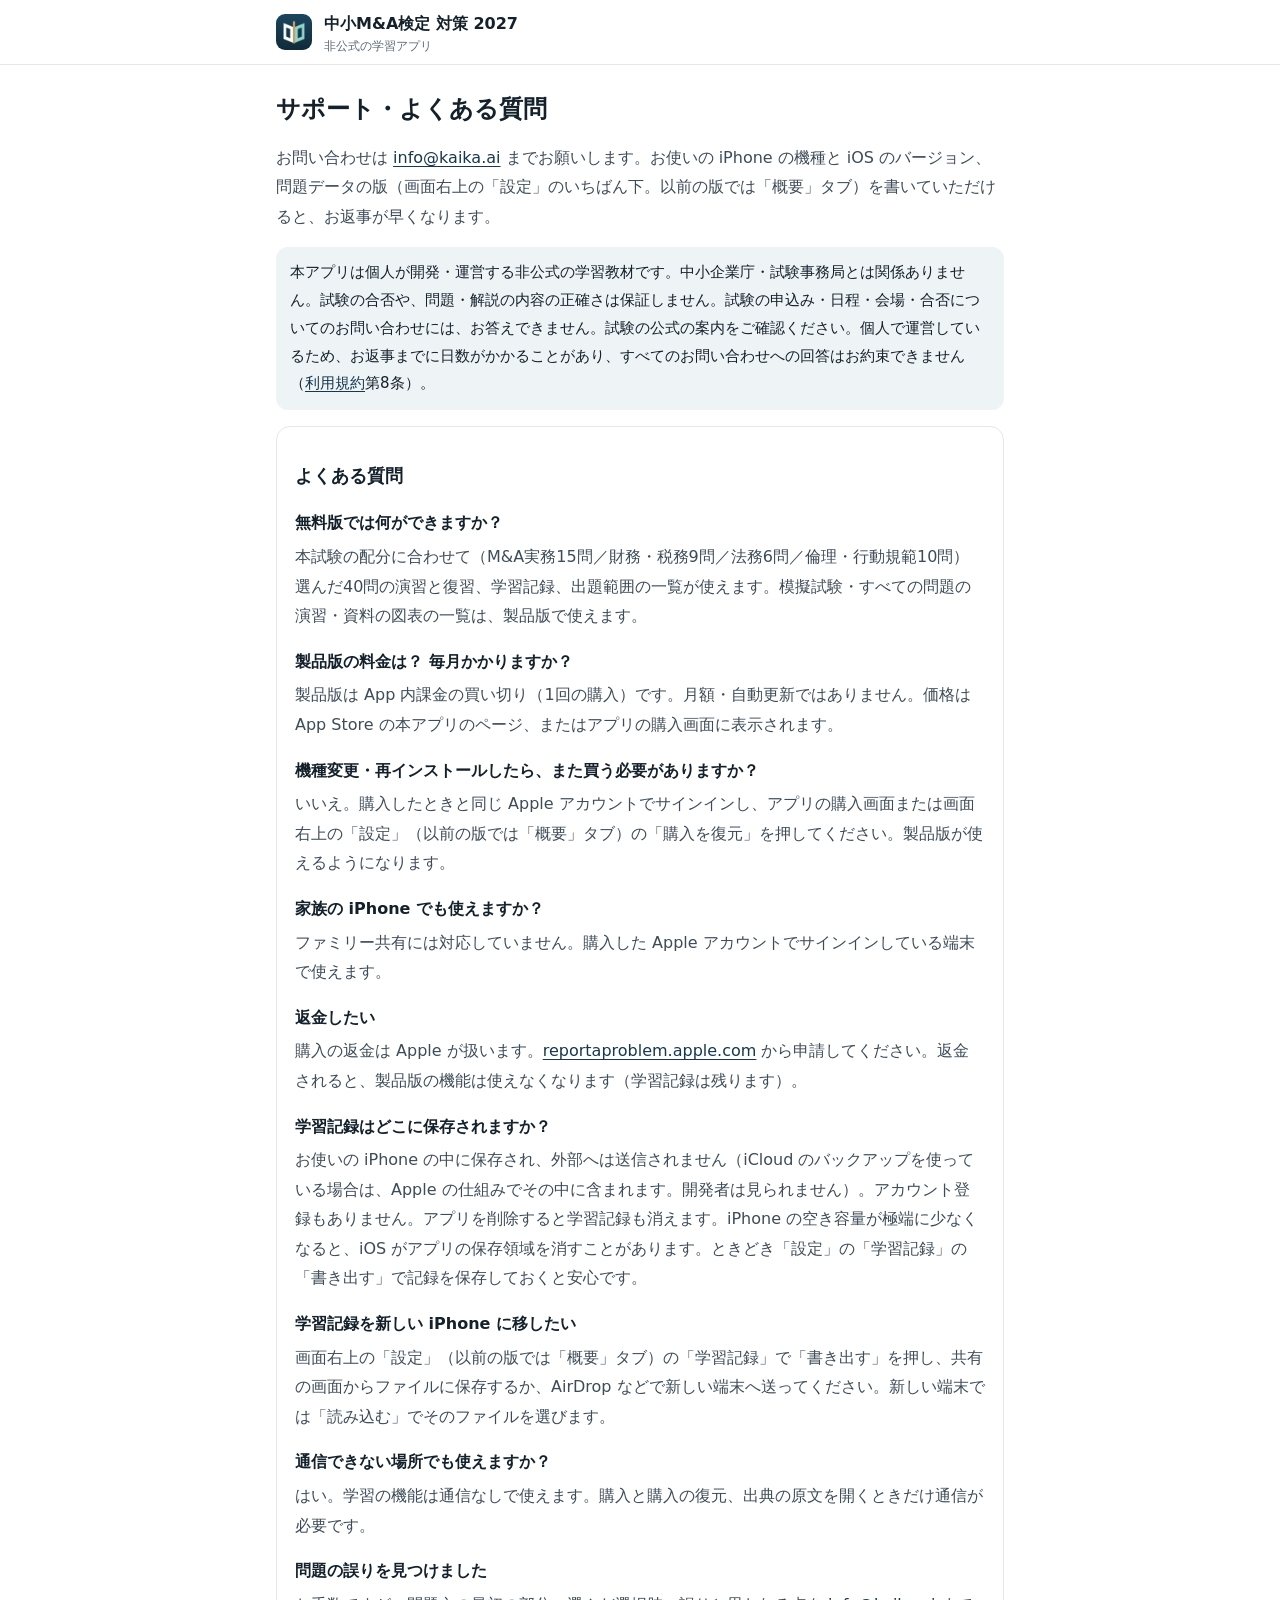
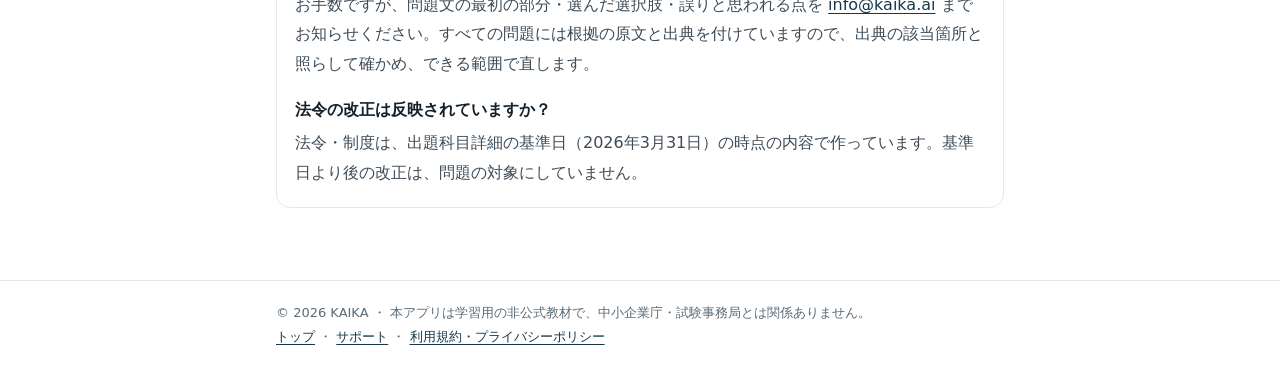
<file: site/support.html>
<!doctype html>
<html lang="ja">
<head>
<meta charset="utf-8">
<meta name="viewport" content="width=device-width, initial-scale=1">
<title>サポート・よくある質問｜中小M&amp;A検定 対策 2027</title>
<meta name="description" content="中小M&amp;A検定 対策 2027 のサポートページ。無料版と製品版、購入の復元、学習記録の保存と引き継ぎ、問題の誤りの報告、お問い合わせ先。">
<link rel="icon" href="icon.svg" type="image/svg+xml">
<link rel="stylesheet" href="style.css">
</head>
<body>
<header class="head"><div class="wrap"><img src="apple-touch-icon.png" alt="" width="36" height="36"><a href="./">中小M&amp;A検定 対策 2027<small>非公式の学習アプリ</small></a></div></header>
<main><div class="wrap">
  <h1>サポート・よくある質問</h1>
  <p>お問い合わせは <a href="mailto:info@kaika.ai">info@kaika.ai</a> までお願いします。お使いの iPhone の機種と iOS のバージョン、問題データの版（画面右上の「設定」のいちばん下。以前の版では「概要」タブ）を書いていただけると、お返事が早くなります。</p>
  <p class="note">本アプリは個人が開発・運営する非公式の学習教材です。中小企業庁・試験事務局とは関係ありません。試験の合否や、問題・解説の内容の正確さは保証しません。試験の申込み・日程・会場・合否についてのお問い合わせには、お答えできません。試験の公式の案内をご確認ください。個人で運営しているため、お返事までに日数がかかることがあり、すべてのお問い合わせへの回答はお約束できません（<a href="privacy.html">利用規約</a>第8条）。</p>

  <div class="card">
    <h2>よくある質問</h2>
    <dl>
      <dt>無料版では何ができますか？</dt>
      <dd>本試験の配分に合わせて（M&amp;A実務15問／財務・税務9問／法務6問／倫理・行動規範10問）選んだ40問の演習と復習、学習記録、出題範囲の一覧が使えます。模擬試験・すべての問題の演習・資料の図表の一覧は、製品版で使えます。</dd>

      <dt>製品版の料金は？ 毎月かかりますか？</dt>
      <dd>製品版は App 内課金の買い切り（1回の購入）です。月額・自動更新ではありません。価格は App Store の本アプリのページ、またはアプリの購入画面に表示されます。</dd>

      <dt>機種変更・再インストールしたら、また買う必要がありますか？</dt>
      <dd>いいえ。購入したときと同じ Apple アカウントでサインインし、アプリの購入画面または画面右上の「設定」（以前の版では「概要」タブ）の「購入を復元」を押してください。製品版が使えるようになります。</dd>

      <dt>家族の iPhone でも使えますか？</dt>
      <dd>ファミリー共有には対応していません。購入した Apple アカウントでサインインしている端末で使えます。</dd>

      <dt>返金したい</dt>
      <dd>購入の返金は Apple が扱います。<a href="https://reportaproblem.apple.com/">reportaproblem.apple.com</a> から申請してください。返金されると、製品版の機能は使えなくなります（学習記録は残ります）。</dd>

      <dt>学習記録はどこに保存されますか？</dt>
      <dd>お使いの iPhone の中に保存され、外部へは送信されません（iCloud のバックアップを使っている場合は、Apple の仕組みでその中に含まれます。開発者は見られません）。アカウント登録もありません。アプリを削除すると学習記録も消えます。iPhone の空き容量が極端に少なくなると、iOS がアプリの保存領域を消すことがあります。ときどき「設定」の「学習記録」の「書き出す」で記録を保存しておくと安心です。</dd>

      <dt>学習記録を新しい iPhone に移したい</dt>
      <dd>画面右上の「設定」（以前の版では「概要」タブ）の「学習記録」で「書き出す」を押し、共有の画面からファイルに保存するか、AirDrop などで新しい端末へ送ってください。新しい端末では「読み込む」でそのファイルを選びます。</dd>

      <dt>通信できない場所でも使えますか？</dt>
      <dd>はい。学習の機能は通信なしで使えます。購入と購入の復元、出典の原文を開くときだけ通信が必要です。</dd>

      <dt>問題の誤りを見つけました</dt>
      <dd>お手数ですが、問題文の最初の部分・選んだ選択肢・誤りと思われる点を <a href="mailto:info@kaika.ai">info@kaika.ai</a> までお知らせください。すべての問題には根拠の原文と出典を付けていますので、出典の該当箇所と照らして確かめ、できる範囲で直します。</dd>

      <dt>法令の改正は反映されていますか？</dt>
      <dd>法令・制度は、出題科目詳細の基準日（2026年3月31日）の時点の内容で作っています。基準日より後の改正は、問題の対象にしていません。</dd>
    </dl>
  </div>
</div></main>
<footer><div class="wrap">&copy; 2026 KAIKA ・ 本アプリは学習用の非公式教材で、中小企業庁・試験事務局とは関係ありません。<br><a href="./">トップ</a> ・ <a href="support.html">サポート</a> ・ <a href="privacy.html">利用規約・プライバシーポリシー</a></div></footer>
</body>
</html>
</file>
<file: site/style.css>
/* 公開ページ（サポート・プライバシー）の共通の見た目。色はアプリ（styles/app.css）の値に合わせる */
:root {
  /* ブランド（docs/brand/README.md）: 紺 #17384B・青緑 #247F79・金 #C6A264。地は白 */
  --bg: #ffffff; --surface: #ffffff; --ink: #14212b; --ink-2: #3e4c58; --ink-3: #5b6b78;
  --line: #e3e8ec; --accent: #17384b; --accent-soft: #eef3f6; --gold: #c6a264;
  color-scheme: light;
}
@media (prefers-color-scheme: dark) {
  :root:not([data-theme="light"]) {
    --bg: #0d1820; --surface: #13212b; --ink: #e6edf2; --ink-2: #a9b6c1; --ink-3: #8796a3;
    --line: #22333f; --accent: #9dc3dc; --accent-soft: #1a3040;
    color-scheme: dark;
  }
}
:root[data-theme="dark"] {
  --bg: #0d1820; --surface: #13212b; --ink: #e6edf2; --ink-2: #a9b6c1; --ink-3: #8796a3;
  --line: #22333f; --accent: #9dc3dc; --accent-soft: #1a3040;
  color-scheme: dark;
}
* { box-sizing: border-box; }
html { -webkit-text-size-adjust: 100%; line-break: strict; word-break: normal; }
body {
  margin: 0; background: var(--bg); color: var(--ink); line-height: 1.85; font-size: 16px;
  font-family: "Hiragino Sans", "Hiragino Kaku Gothic ProN", "Noto Sans JP", "Yu Gothic UI", "Meiryo", system-ui, sans-serif;
}
.wrap { max-width: 760px; margin: 0 auto; padding: 0 16px; }
header.head { border-bottom: 1px solid var(--line); background: var(--surface); }
header.head .wrap { display: flex; align-items: center; gap: 12px; min-height: 64px; }
header.head img { width: 36px; height: 36px; border-radius: 9px; }
.tagline { margin: 0 0 18px; font-family: "Hiragino Mincho ProN", "Yu Mincho", "Noto Serif JP", serif; font-size: 17px; letter-spacing: .18em; color: var(--ink-2); }
.tagline::before { content: ""; display: inline-block; width: 22px; height: 2px; margin: 0 10px 5px 0; background: var(--gold); vertical-align: middle; }
header.head a { color: var(--ink); text-decoration: none; font-weight: 800; }
header.head small { display: block; color: var(--ink-3); font-size: 12px; font-weight: 500; line-height: 1.3; }
main { padding: 28px 0 56px; }
h1 { font-size: 24px; line-height: 1.4; margin: 0 0 6px; }
h2 { font-size: 18px; margin: 28px 0 8px; }
h3 { font-size: 16px; margin: 20px 0 4px; }
p, li { color: var(--ink-2); }
a { color: var(--accent); text-underline-offset: 3px; }
.updated { color: var(--ink-3); font-size: 13px; margin: 0 0 20px; }
.card { background: var(--surface); border: 1px solid var(--line); border-radius: 14px; padding: 4px 18px; margin: 16px 0; }
.note { background: var(--accent-soft); border-radius: 12px; padding: 12px 14px; color: var(--ink); font-size: 15px; }
ol, ul { padding-left: 1.3em; }
li { margin: 6px 0; }
dl dt { font-weight: 700; color: var(--ink); margin-top: 16px; }
dl dd { margin: 4px 0 0; color: var(--ink-2); }
footer { border-top: 1px solid var(--line); color: var(--ink-3); font-size: 13px; padding: 20px 0 40px; }
</file>
